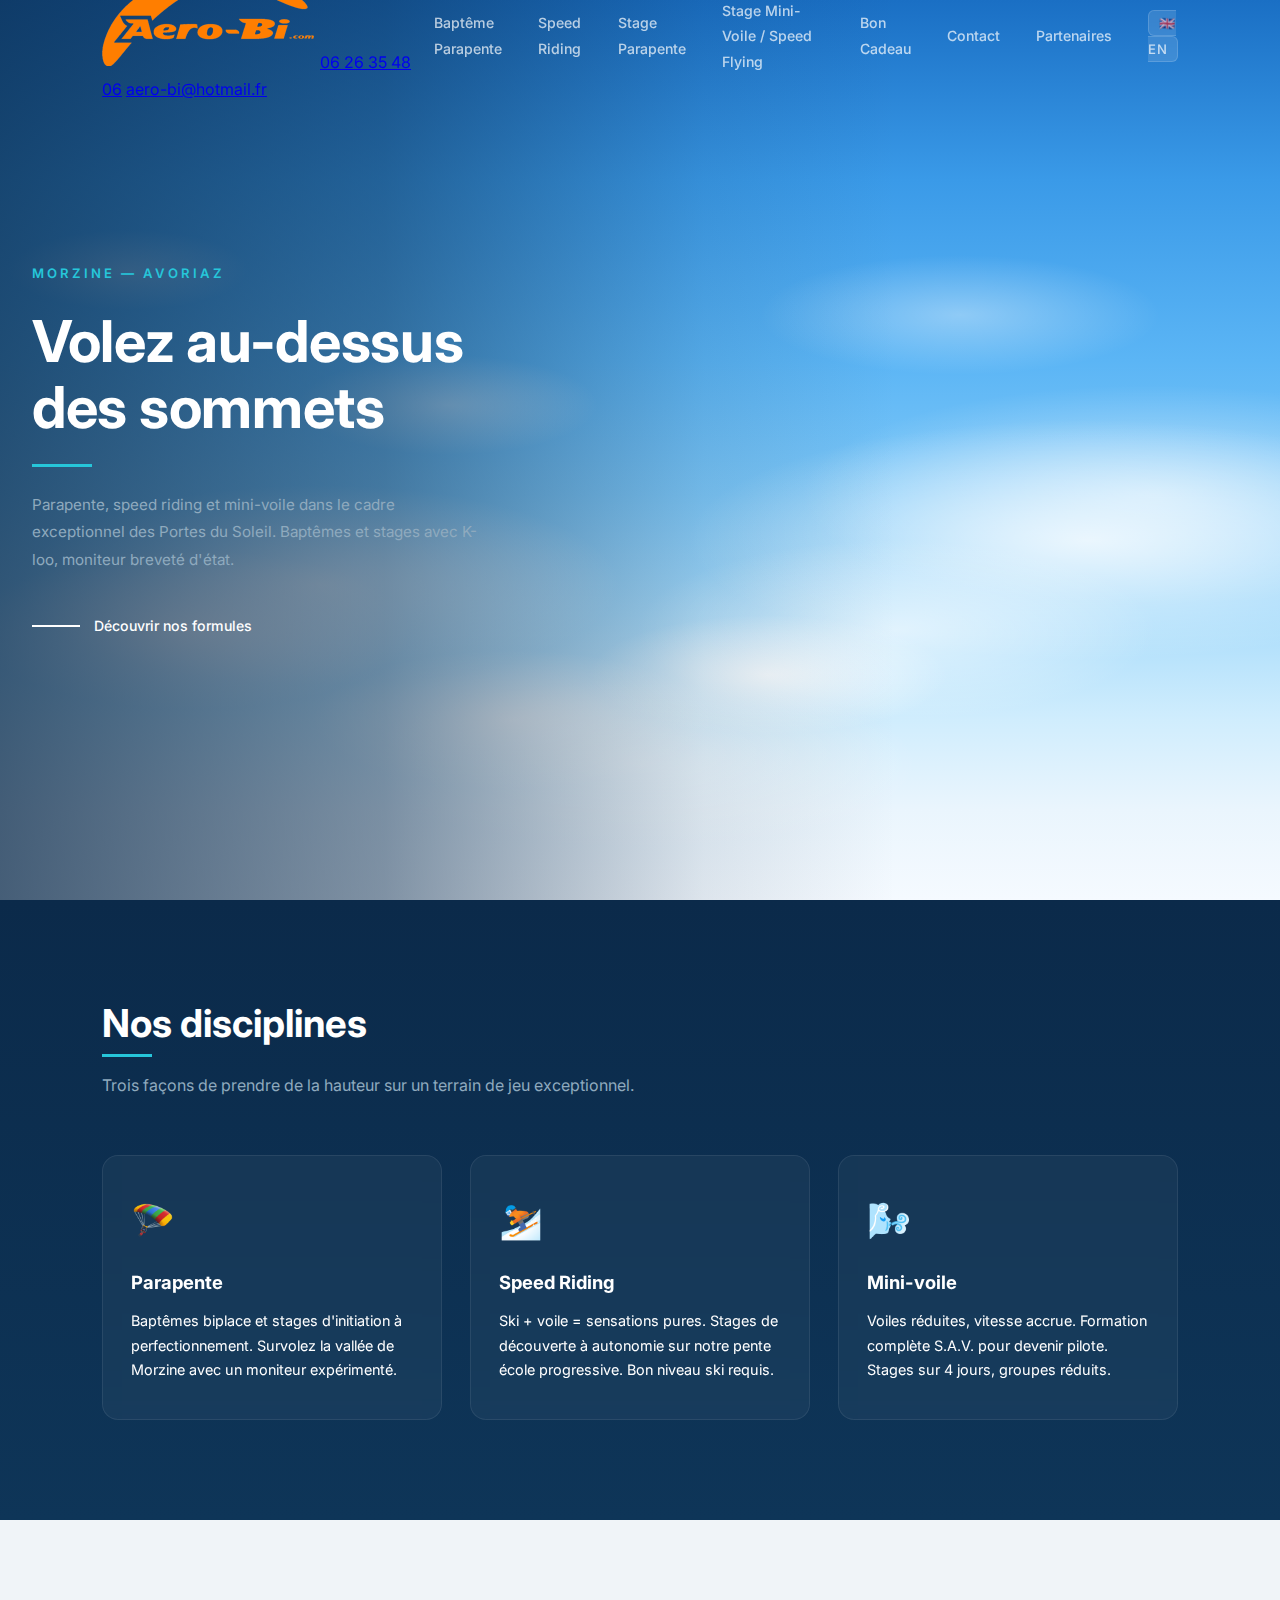
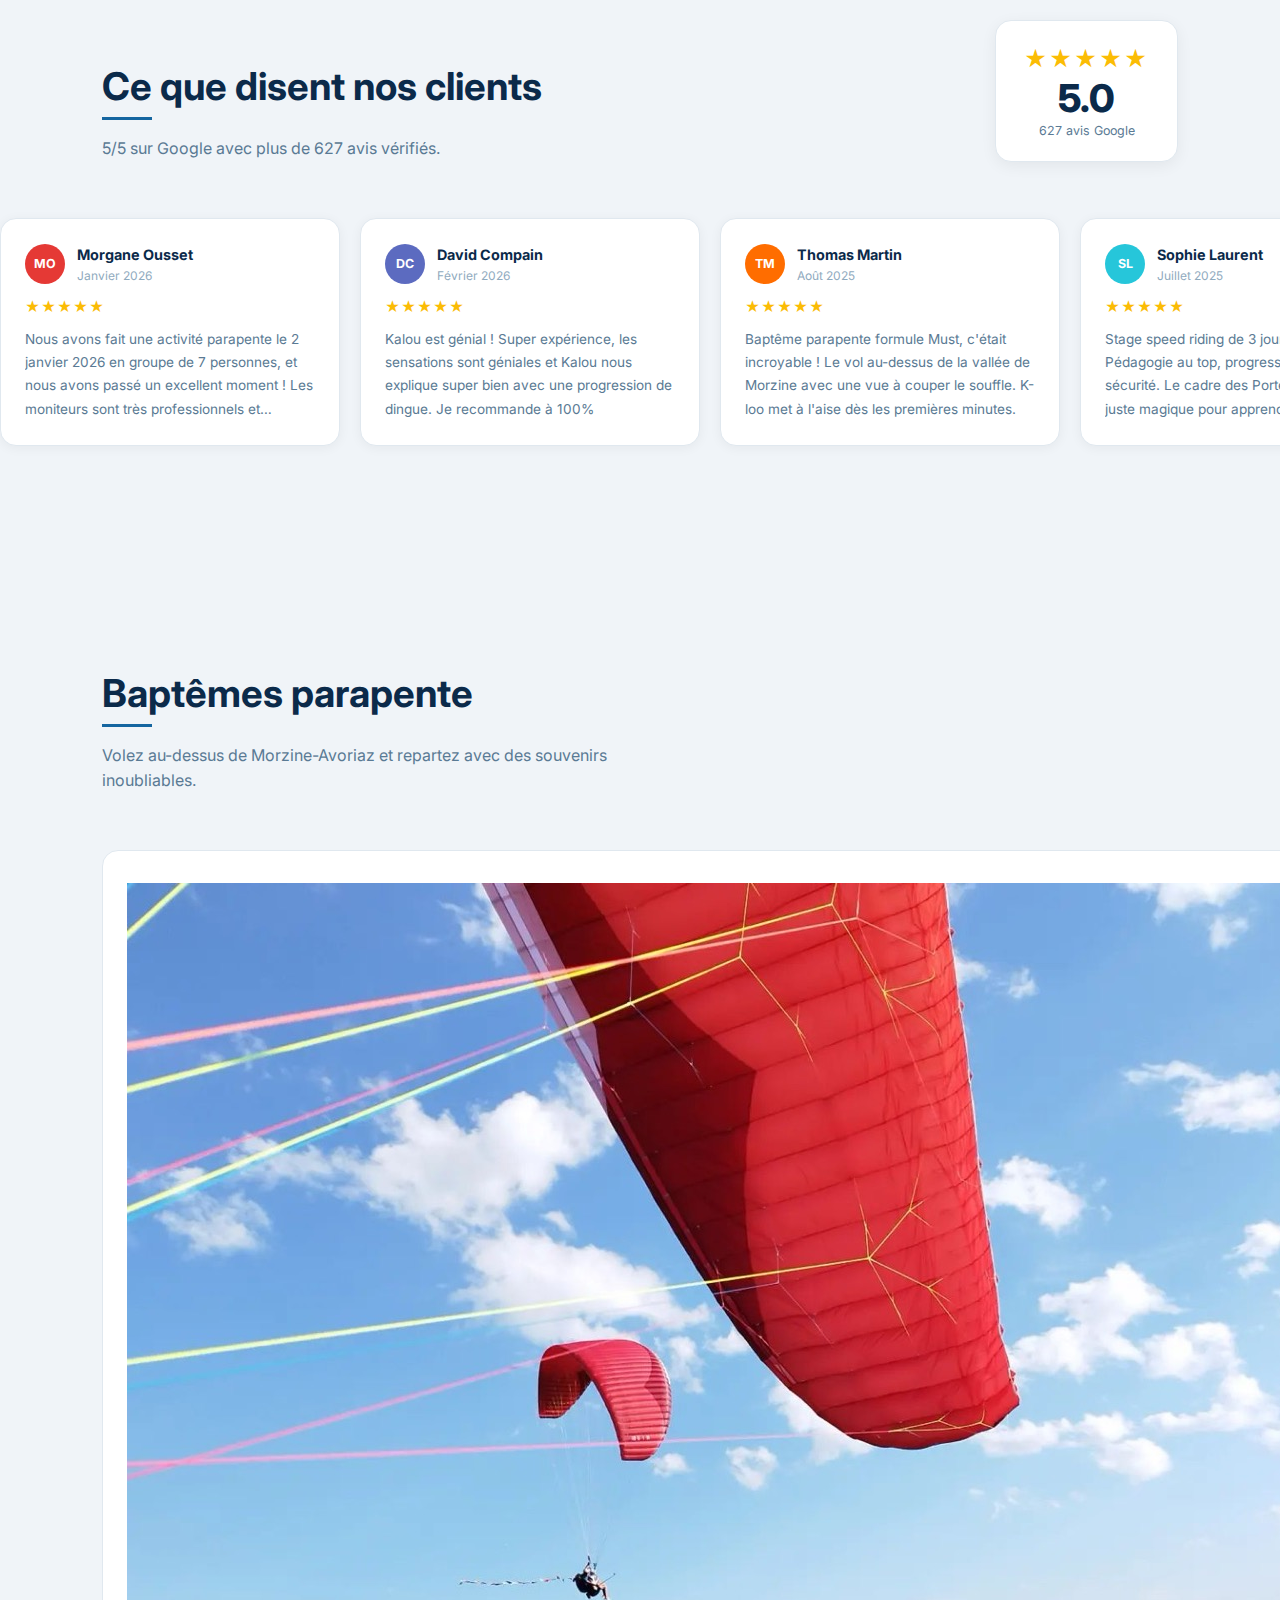
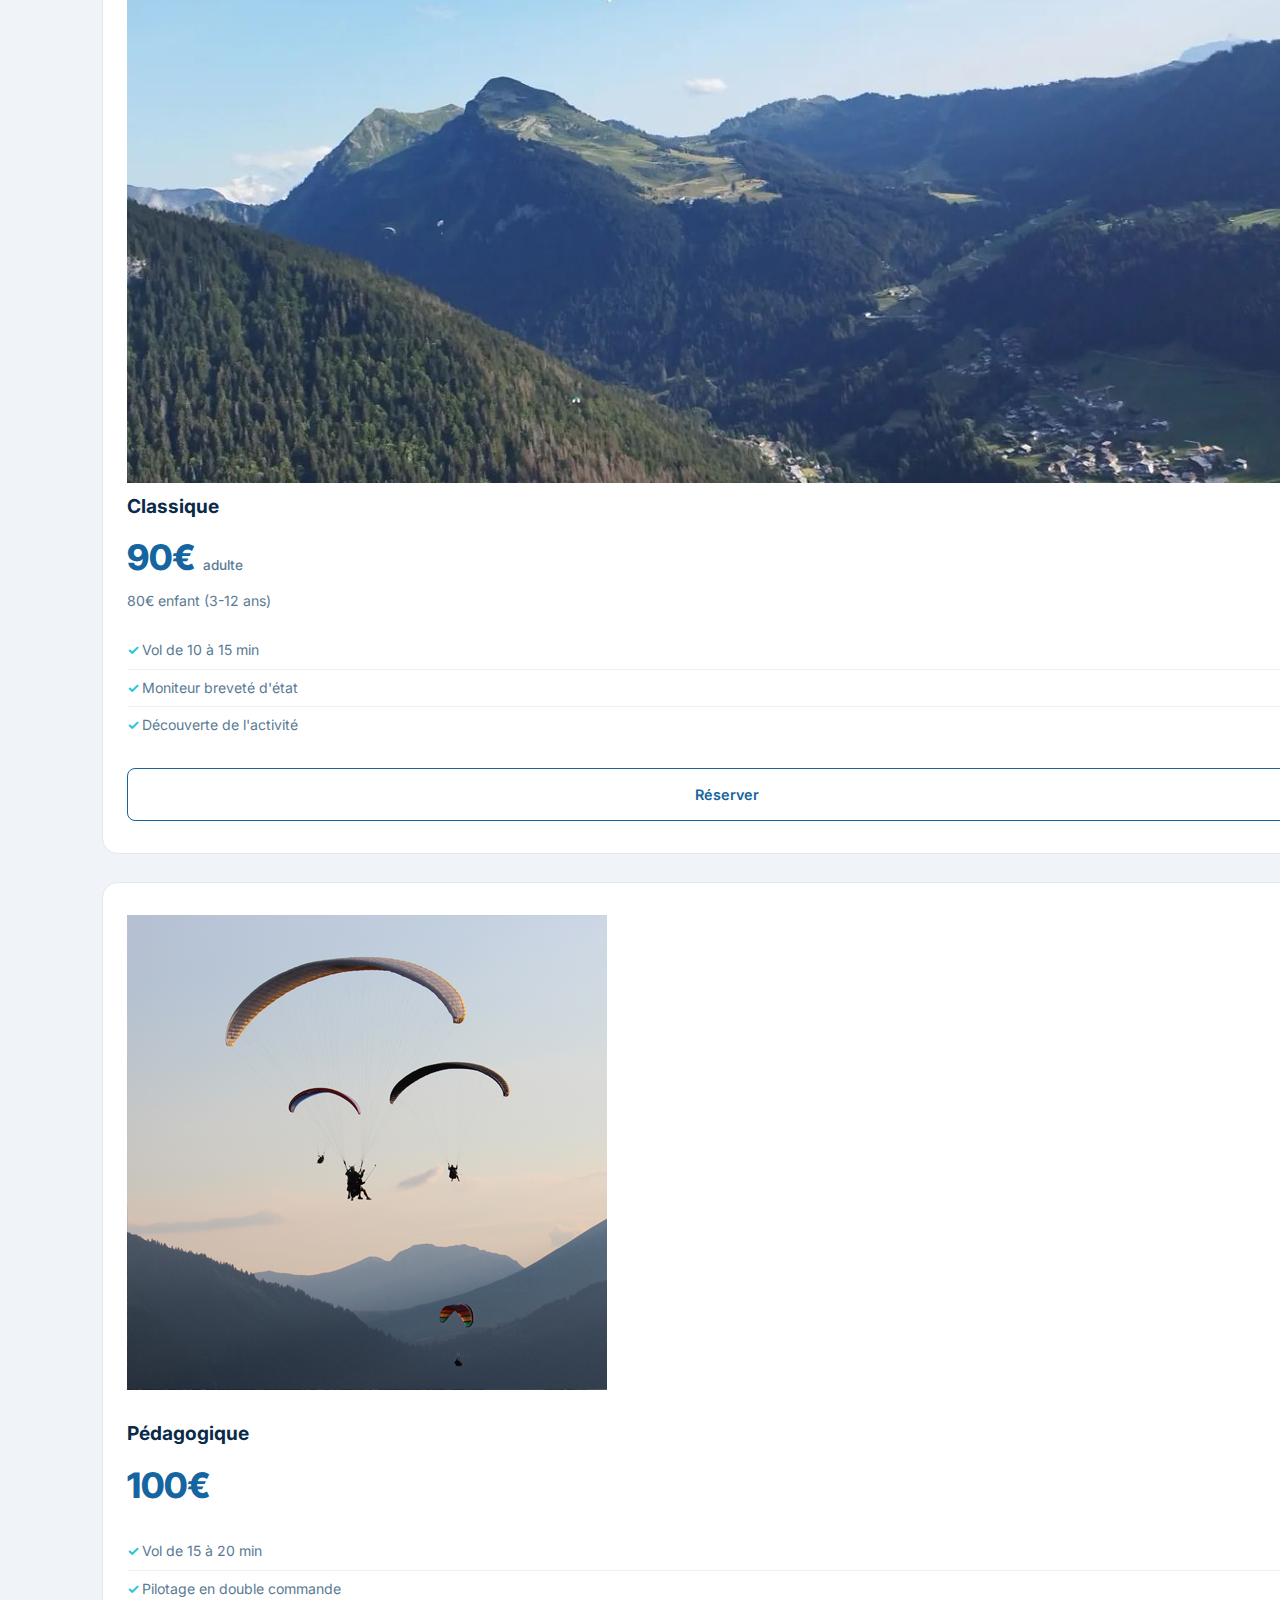
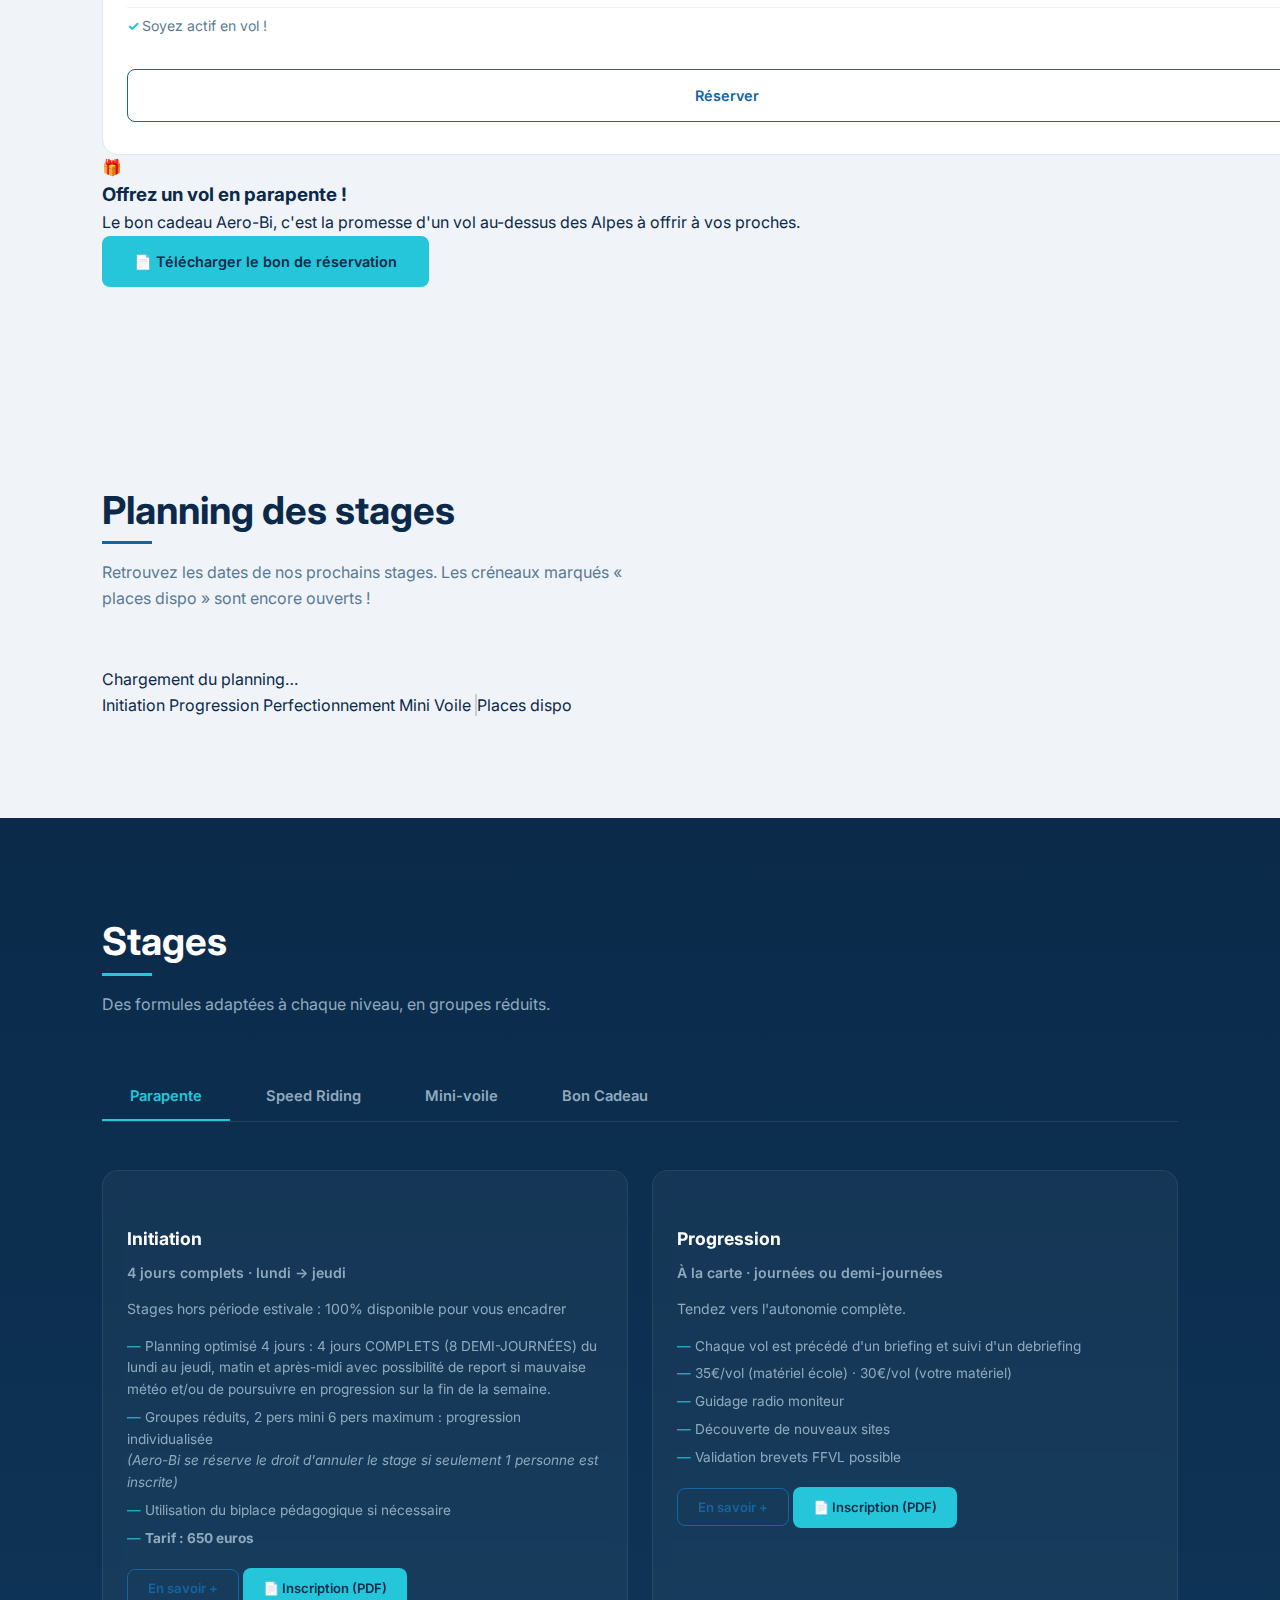
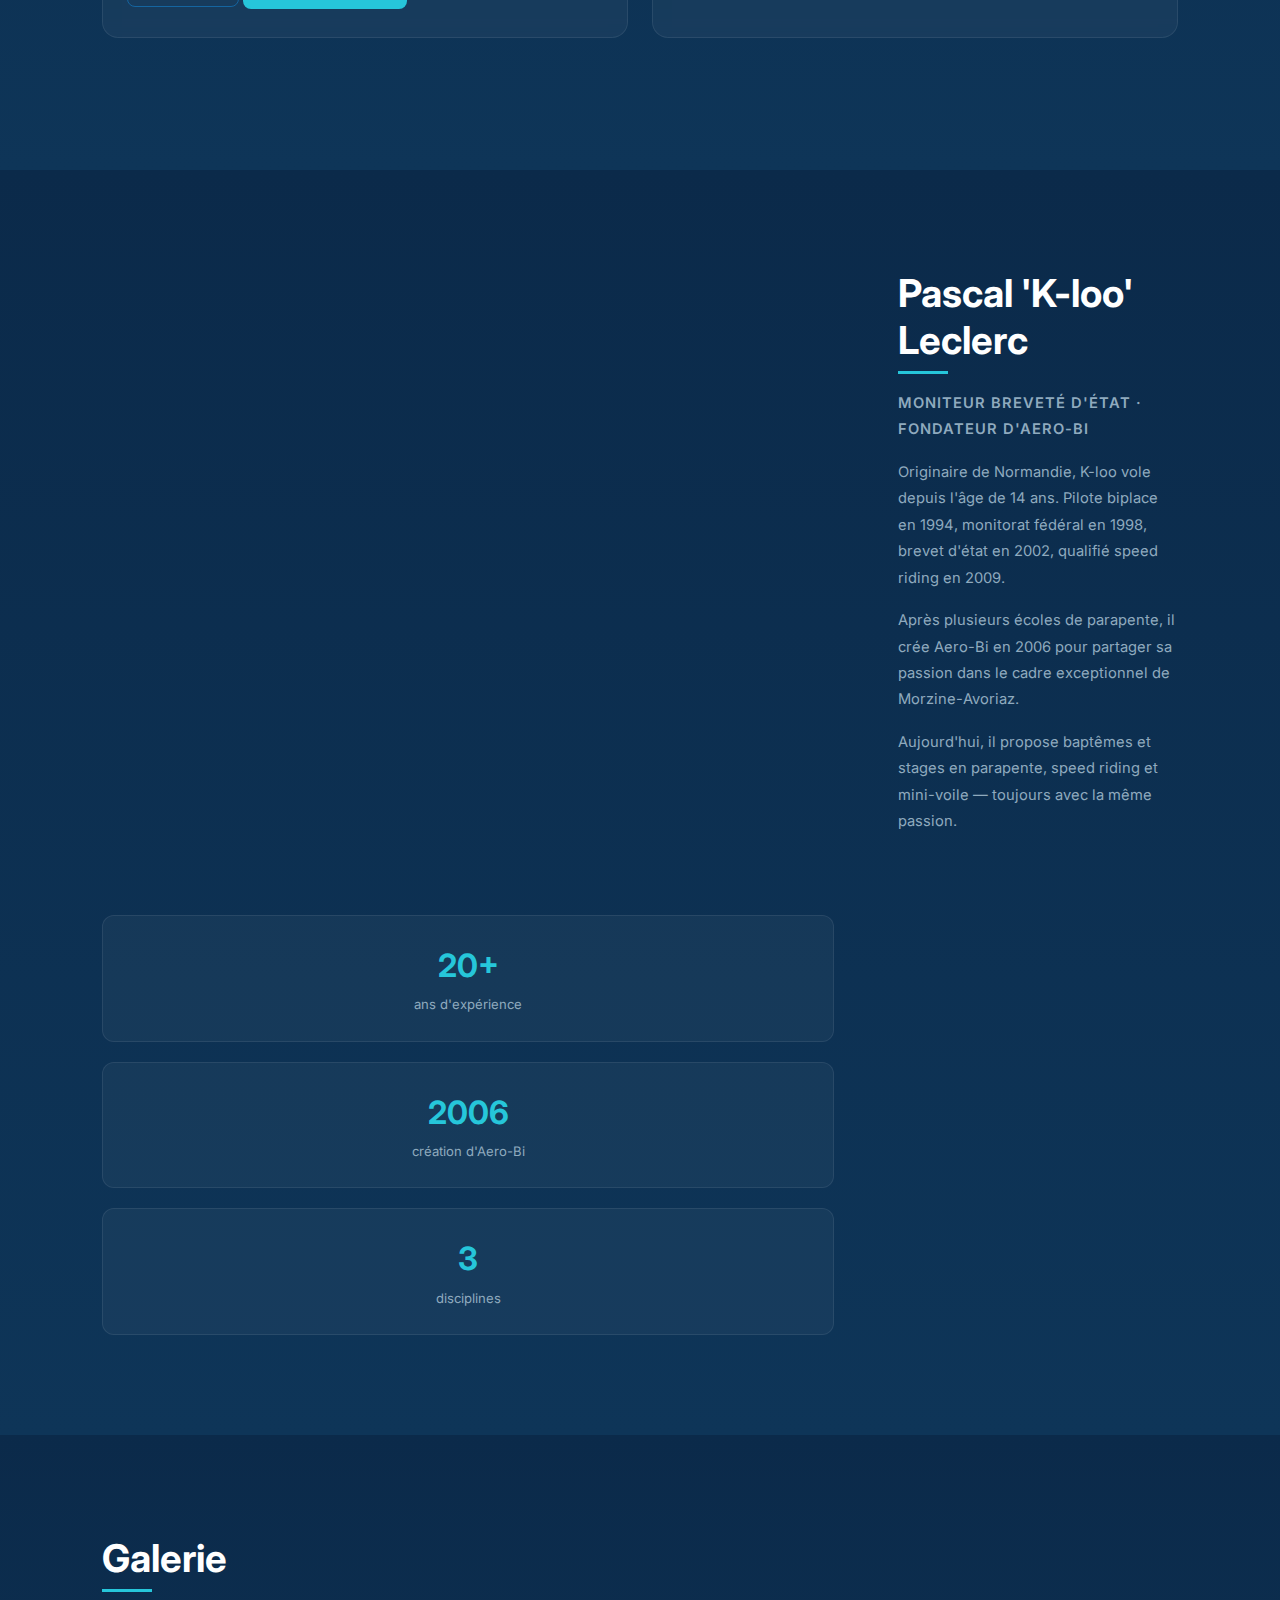
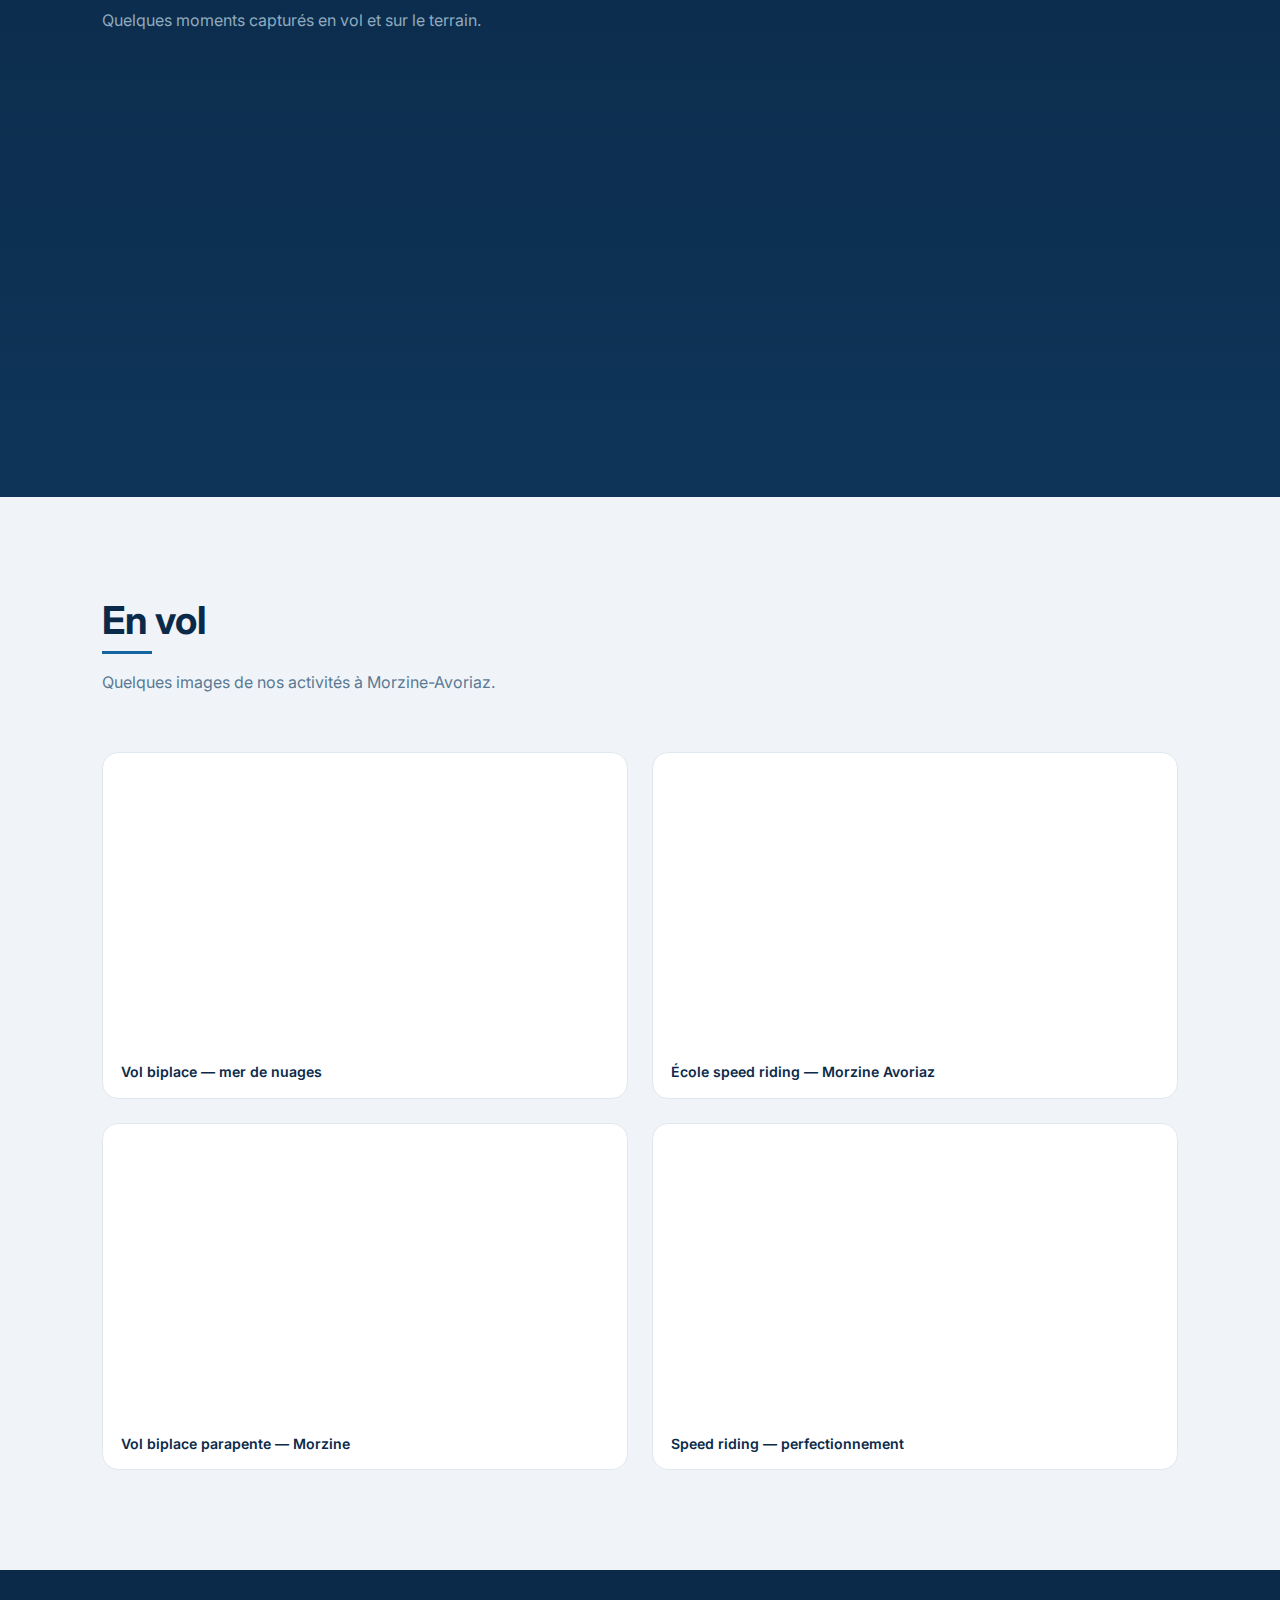
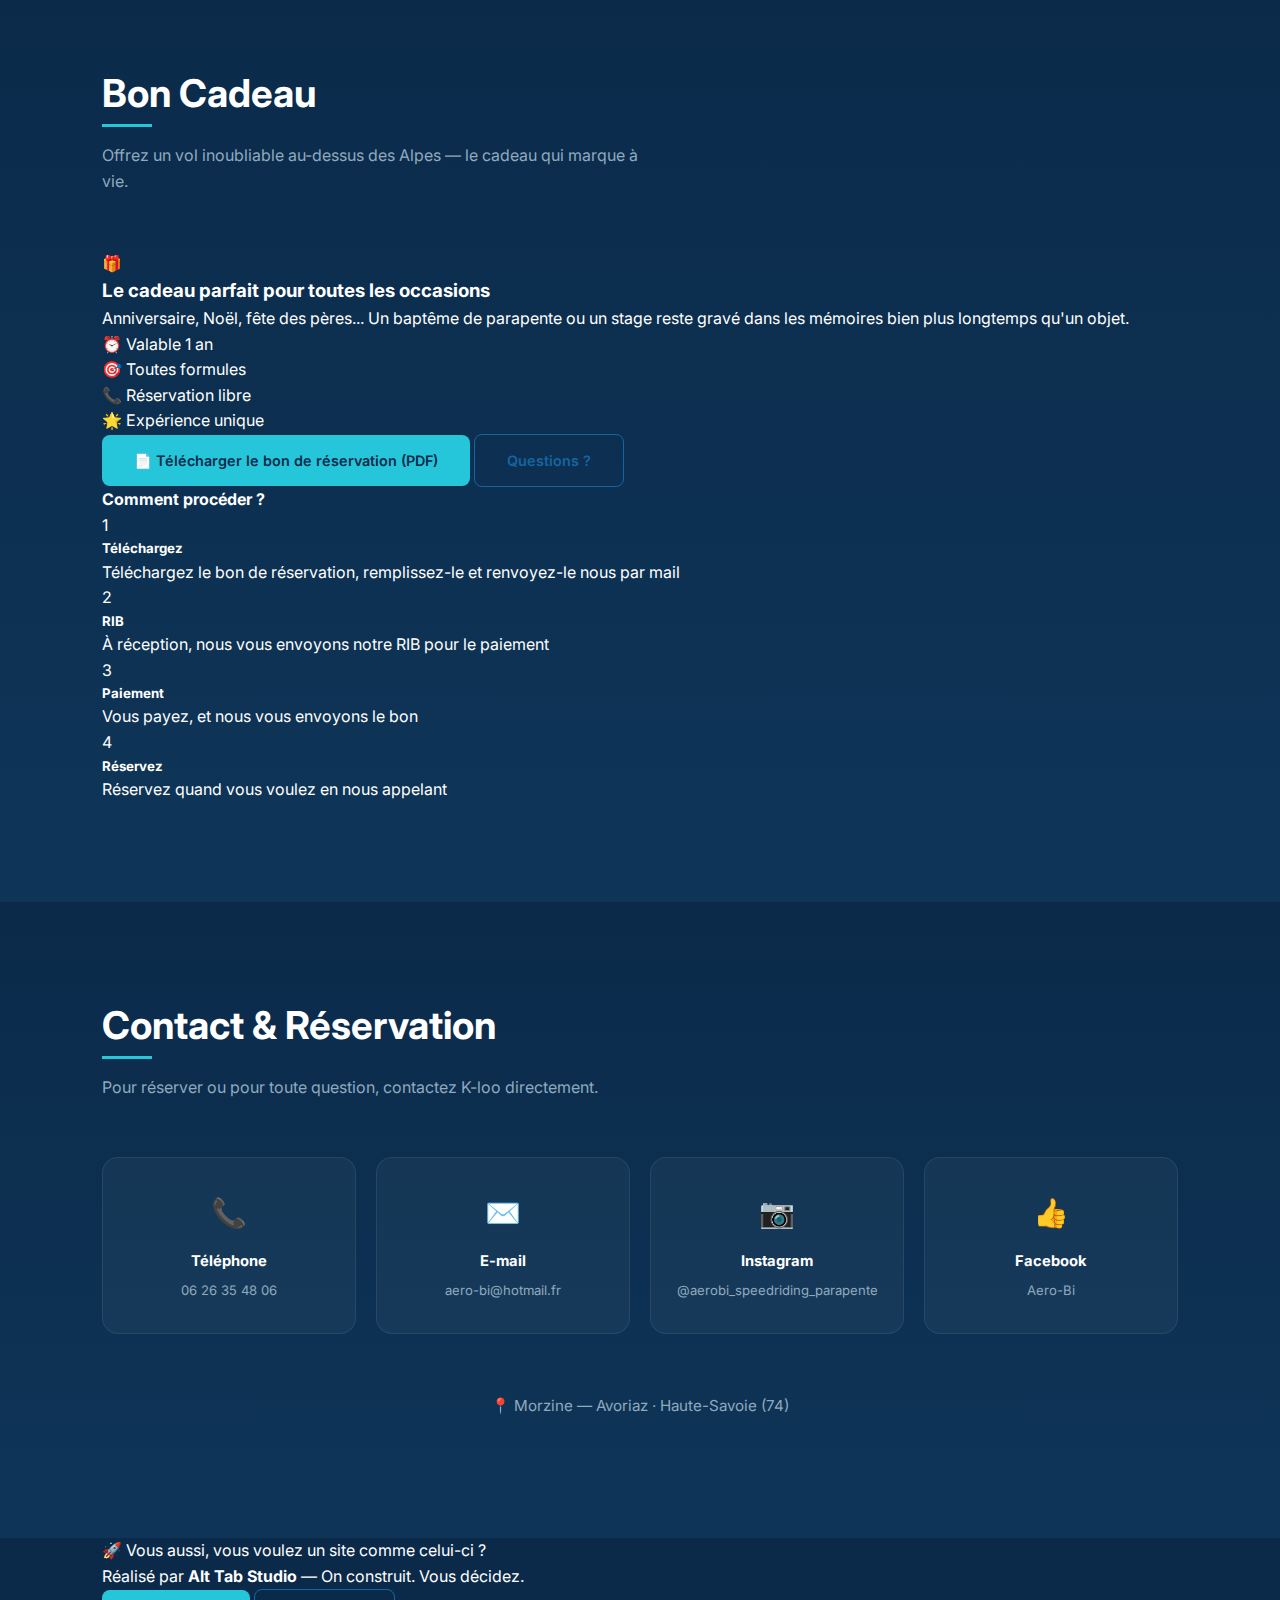
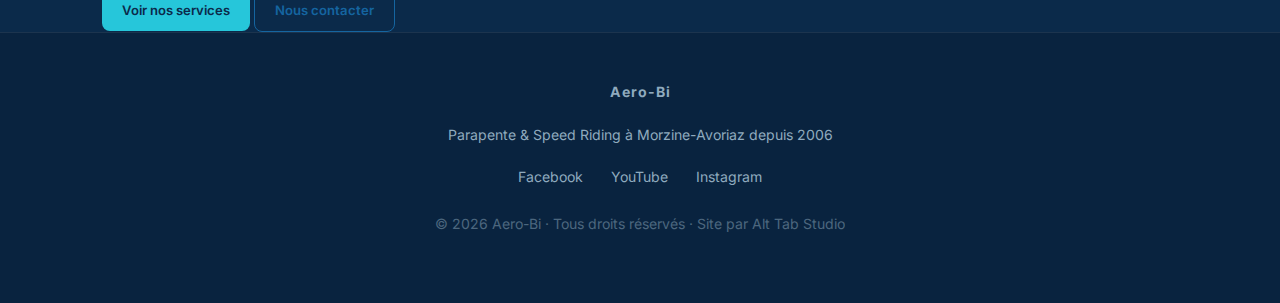
<file: index.html>
<!DOCTYPE html>
<html lang="fr">
<head>
  <meta charset="UTF-8">
  <meta name="viewport" content="width=device-width, initial-scale=1.0">
  <title>Aero-Bi — Parapente & Speed Riding à Morzine-Avoriaz</title>
  <meta name="description" content="École de parapente, speed riding et mini-voile à Morzine-Avoriaz. Baptêmes, stages initiation et perfectionnement avec K-loo depuis 2006.">
  <link rel="icon" href="data:image/svg+xml,<svg xmlns='http://www.w3.org/2000/svg' viewBox='0 0 100 100'><text y='.9em' font-size='90'>🪂</text></svg>">
  <link rel="stylesheet" href="style.css">
</head>
<body>

  <!-- NAV -->
  <nav class="nav" id="nav">
    <div class="nav-inner">
      <div class="nav-logo-block">
        <a href="#" class="nav-logo">
          <img src="images/logo.png" alt="Aero-Bi">
        </a>
        <a href="tel:0626354806" class="nav-contact-line">06 26 35 48 06</a>
        <a href="mailto:aero-bi@hotmail.fr" class="nav-contact-line">aero-bi@hotmail.fr</a>
      </div>
      <button class="nav-toggle" id="nav-toggle" aria-label="Menu">
        <span></span><span></span><span></span>
      </button>
      <ul class="nav-links" id="nav-links">
        <li><a href="#baptemes-parapente">Baptême Parapente</a></li>
        <li><a href="#speedriding">Speed Riding</a></li>
        <li><a href="#stage-parapente">Stage Parapente</a></li>
        <li><a href="#stage-minivoile">Stage Mini-voile / Speed Flying</a></li>
        <li><a href="#bon-cadeau">Bon Cadeau</a></li>
        <li><a href="#contact">Contact</a></li>
        <li><a href="partenaires.html">Partenaires</a></li>
        <li><a href="en.html" class="nav-lang">🇬🇧 EN</a></li>
      </ul>
    </div>
  </nav>

  <!-- HERO -->
  <header class="hero" id="hero">
    <div class="hero-bg"></div>
    <div class="hero-overlay"></div>
    <div class="hero-content">
      <p class="hero-tag">Morzine — Avoriaz</p>
      <h1>Volez au-dessus<br>des sommets</h1>
      <hr class="hero-divider">
      <p class="hero-sub">Parapente, speed riding et mini-voile dans le cadre exceptionnel des Portes du Soleil. Baptêmes et stages avec K-loo, moniteur breveté d'état.</p>
      <a href="#baptemes" class="hero-cta">Découvrir nos formules</a>
    </div>
    <div class="hero-scroll"><span>Scroll</span></div>
  </header>

  <!-- ACTIVITÉS -->
  <section class="section section-sky" id="activites">
    <div class="container">
      <h2 class="section-title">Nos disciplines</h2>
      <hr class="section-divider">
      <p class="section-sub">Trois façons de prendre de la hauteur sur un terrain de jeu exceptionnel.</p>
      <div class="grid-3">
        <div class="card">
          <div class="card-icon">🪂</div>
          <h3>Parapente</h3>
          <p>Baptêmes biplace et stages d'initiation à perfectionnement. Survolez la vallée de Morzine avec un moniteur expérimenté.</p>
        </div>
        <div class="card">
          <div class="card-icon">⛷️</div>
          <h3>Speed Riding</h3>
          <p>Ski + voile = sensations pures. Stages de découverte à autonomie sur notre pente école progressive. Bon niveau ski requis.</p>
        </div>
        <div class="card">
          <div class="card-icon">🌬️</div>
          <h3>Mini-voile</h3>
          <p>Voiles réduites, vitesse accrue. Formation complète S.A.V. pour devenir pilote. Stages sur 4 jours, groupes réduits.</p>
        </div>
      </div>
    </div>
  </section>

  <!-- AVIS GOOGLE -->
  <section class="section section-cloud" id="avis">
    <div class="container">
      <div class="reviews-header">
        <div>
          <h2 class="section-title">Ce que disent nos clients</h2>
          <hr class="section-divider">
          <p class="section-sub">5/5 sur Google avec plus de 627 avis vérifiés.</p>
        </div>
        <div class="reviews-badge">
          <div class="reviews-badge-stars">★★★★★</div>
          <div class="reviews-badge-score">5.0</div>
          <div class="reviews-badge-count">627 avis Google</div>
        </div>
      </div>
    </div>
    <div class="reviews-scroll-wrapper">
      <div class="reviews-scroll-track">
        <!-- Set 1 -->
        <div class="review-card">
          <div class="review-top">
            <div class="review-avatar" style="background:#E53935">MO</div>
            <div><div class="review-name">Morgane Ousset</div><div class="review-date">Janvier 2026</div></div>
          </div>
          <div class="review-stars">★★★★★</div>
          <p>Nous avons fait une activité parapente le 2 janvier 2026 en groupe de 7 personnes, et nous avons passé un excellent moment ! Les moniteurs sont très professionnels et rassurants.</p>
        </div>
        <div class="review-card">
          <div class="review-top">
            <div class="review-avatar" style="background:#5C6BC0">DC</div>
            <div><div class="review-name">David Compain</div><div class="review-date">Février 2026</div></div>
          </div>
          <div class="review-stars">★★★★★</div>
          <p>Kalou est génial ! Super expérience, les sensations sont géniales et Kalou nous explique super bien avec une progression de dingue. Je recommande à 100%</p>
        </div>
        <div class="review-card">
          <div class="review-top">
            <div class="review-avatar" style="background:#FF6D00">TM</div>
            <div><div class="review-name">Thomas Martin</div><div class="review-date">Août 2025</div></div>
          </div>
          <div class="review-stars">★★★★★</div>
          <p>Baptême parapente formule Must, c'était incroyable ! Le vol au-dessus de la vallée de Morzine avec une vue à couper le souffle. K-loo met à l'aise dès les premières minutes.</p>
        </div>
        <div class="review-card">
          <div class="review-top">
            <div class="review-avatar" style="background:#26C6DA">SL</div>
            <div><div class="review-name">Sophie Laurent</div><div class="review-date">Juillet 2025</div></div>
          </div>
          <div class="review-stars">★★★★★</div>
          <p>Stage speed riding de 3 jours avec K-loo. Pédagogie au top, progression rapide et en sécurité. Le cadre des Portes du Soleil est juste magique pour apprendre.</p>
        </div>
        <div class="review-card">
          <div class="review-top">
            <div class="review-avatar" style="background:#AB47BC">JR</div>
            <div><div class="review-name">Julien Rousseau</div><div class="review-date">Décembre 2025</div></div>
          </div>
          <div class="review-stars">★★★★★</div>
          <p>Terrible, très professionnel, une expérience incroyable. Équipe au top ! Pas un moment de peur, je me suis senti en totale sécurité du début à la fin.</p>
        </div>
        <div class="review-card">
          <div class="review-top">
            <div class="review-avatar" style="background:#43A047">CR</div>
            <div><div class="review-name">Claire Renaud</div><div class="review-date">Février 2026</div></div>
          </div>
          <div class="review-stars">★★★★★</div>
          <p>Super long vol au-dessus des vallées de Morzine avec un moniteur au top 👌 Très belle expérience à recommander aux adultes comme aux enfants 👍</p>
        </div>
        <div class="review-card">
          <div class="review-top">
            <div class="review-avatar" style="background:#FFB74D">PD</div>
            <div><div class="review-name">Pierre Duval</div><div class="review-date">Mars 2025</div></div>
          </div>
          <div class="review-stars">★★★★★</div>
          <p>Stage initiation parapente sur 4 jours. Progression incroyable, du gonflage au sol jusqu'au premier grand vol solo ! K-loo est un pédagogue exceptionnel.</p>
        </div>
        <div class="review-card">
          <div class="review-top">
            <div class="review-avatar" style="background:#42A5F5">EM</div>
            <div><div class="review-name">Emma Michaud</div><div class="review-date">Janvier 2026</div></div>
          </div>
          <div class="review-stars">★★★★★</div>
          <p>Baptême offert en cadeau de Noël, c'était le meilleur cadeau possible ! Vol performance de 25 min avec des vues incroyables sur les Alpes. Merci K-loo !</p>
        </div>
        <div class="review-card">
          <div class="review-top">
            <div class="review-avatar" style="background:#EF5350">NB</div>
            <div><div class="review-name">Nicolas Blanc</div><div class="review-date">Février 2025</div></div>
          </div>
          <div class="review-stars">★★★★★</div>
          <p>Speed riding au top ! K-loo est patient, pédagogue et passionné. Le spot entre Morzine et Avoriaz est parfait pour progresser. J'y retourne l'hiver prochain !</p>
        </div>
        <div class="review-card">
          <div class="review-top">
            <div class="review-avatar" style="background:#CE93D8">LG</div>
            <div><div class="review-name">Léa Garcia</div><div class="review-date">Septembre 2025</div></div>
          </div>
          <div class="review-stars">★★★★★</div>
          <p>Baptême en famille avec nos 2 enfants (8 et 11 ans). Ils ont adoré ! K-loo et son équipe sont aux petits soins, on se sent en confiance à chaque instant.</p>
        </div>
        <!-- Set 2 (duplicate for infinite scroll) -->
        <div class="review-card">
          <div class="review-top">
            <div class="review-avatar" style="background:#E53935">MO</div>
            <div><div class="review-name">Morgane Ousset</div><div class="review-date">Janvier 2026</div></div>
          </div>
          <div class="review-stars">★★★★★</div>
          <p>Nous avons fait une activité parapente le 2 janvier 2026 en groupe de 7 personnes, et nous avons passé un excellent moment ! Les moniteurs sont très professionnels et rassurants.</p>
        </div>
        <div class="review-card">
          <div class="review-top">
            <div class="review-avatar" style="background:#5C6BC0">DC</div>
            <div><div class="review-name">David Compain</div><div class="review-date">Février 2026</div></div>
          </div>
          <div class="review-stars">★★★★★</div>
          <p>Kalou est génial ! Super expérience, les sensations sont géniales et Kalou nous explique super bien avec une progression de dingue. Je recommande à 100%</p>
        </div>
        <div class="review-card">
          <div class="review-top">
            <div class="review-avatar" style="background:#FF6D00">TM</div>
            <div><div class="review-name">Thomas Martin</div><div class="review-date">Août 2025</div></div>
          </div>
          <div class="review-stars">★★★★★</div>
          <p>Baptême parapente formule Must, c'était incroyable ! Le vol au-dessus de la vallée de Morzine avec une vue à couper le souffle. K-loo met à l'aise dès les premières minutes.</p>
        </div>
        <div class="review-card">
          <div class="review-top">
            <div class="review-avatar" style="background:#26C6DA">SL</div>
            <div><div class="review-name">Sophie Laurent</div><div class="review-date">Juillet 2025</div></div>
          </div>
          <div class="review-stars">★★★★★</div>
          <p>Stage speed riding de 3 jours avec K-loo. Pédagogie au top, progression rapide et en sécurité. Le cadre des Portes du Soleil est juste magique pour apprendre.</p>
        </div>
        <div class="review-card">
          <div class="review-top">
            <div class="review-avatar" style="background:#AB47BC">JR</div>
            <div><div class="review-name">Julien Rousseau</div><div class="review-date">Décembre 2025</div></div>
          </div>
          <div class="review-stars">★★★★★</div>
          <p>Terrible, très professionnel, une expérience incroyable. Équipe au top ! Pas un moment de peur, je me suis senti en totale sécurité du début à la fin.</p>
        </div>
        <div class="review-card">
          <div class="review-top">
            <div class="review-avatar" style="background:#43A047">CR</div>
            <div><div class="review-name">Claire Renaud</div><div class="review-date">Février 2026</div></div>
          </div>
          <div class="review-stars">★★★★★</div>
          <p>Super long vol au-dessus des vallées de Morzine avec un moniteur au top 👌 Très belle expérience à recommander aux adultes comme aux enfants 👍</p>
        </div>
        <div class="review-card">
          <div class="review-top">
            <div class="review-avatar" style="background:#FFB74D">PD</div>
            <div><div class="review-name">Pierre Duval</div><div class="review-date">Mars 2025</div></div>
          </div>
          <div class="review-stars">★★★★★</div>
          <p>Stage initiation parapente sur 4 jours. Progression incroyable, du gonflage au sol jusqu'au premier grand vol solo ! K-loo est un pédagogue exceptionnel.</p>
        </div>
        <div class="review-card">
          <div class="review-top">
            <div class="review-avatar" style="background:#42A5F5">EM</div>
            <div><div class="review-name">Emma Michaud</div><div class="review-date">Janvier 2026</div></div>
          </div>
          <div class="review-stars">★★★★★</div>
          <p>Baptême offert en cadeau de Noël, c'était le meilleur cadeau possible ! Vol performance de 25 min avec des vues incroyables sur les Alpes. Merci K-loo !</p>
        </div>
        <div class="review-card">
          <div class="review-top">
            <div class="review-avatar" style="background:#EF5350">NB</div>
            <div><div class="review-name">Nicolas Blanc</div><div class="review-date">Février 2025</div></div>
          </div>
          <div class="review-stars">★★★★★</div>
          <p>Speed riding au top ! K-loo est patient, pédagogue et passionné. Le spot entre Morzine et Avoriaz est parfait pour progresser. J'y retourne l'hiver prochain !</p>
        </div>
        <div class="review-card">
          <div class="review-top">
            <div class="review-avatar" style="background:#CE93D8">LG</div>
            <div><div class="review-name">Léa Garcia</div><div class="review-date">Septembre 2025</div></div>
          </div>
          <div class="review-stars">★★★★★</div>
          <p>Baptême en famille avec nos 2 enfants (8 et 11 ans). Ils ont adoré ! K-loo et son équipe sont aux petits soins, on se sent en confiance à chaque instant.</p>
        </div>
      </div>
    </div>
  </section>

  <!-- BAPTÊMES PARAPENTE -->
  <section class="section section-cloud" id="baptemes-parapente">
    <div class="container">
      <h2 class="section-title">Baptêmes parapente</h2>
      <hr class="section-divider">
      <p class="section-sub">Volez au-dessus de Morzine-Avoriaz et repartez avec des souvenirs inoubliables.</p>
      <div class="grid-3">
        <div class="price-card">
          <div class="price-card-img"><img src="images/formule-classique.jpg" alt="Baptême classique" loading="lazy"></div>
          <div class="price-header">
            <h3>Classique</h3>
            <div class="price">90€ <span>adulte</span></div>
            <div class="price-alt">80€ enfant (3-12 ans)</div>
          </div>
          <ul>
            <li>Vol de 10 à 15 min</li>
            <li>Moniteur breveté d'état</li>
            <li>Découverte de l'activité</li>
          </ul>
          <a href="#contact" class="btn btn-outline-dark btn-full">Réserver</a>
        </div>
        <div class="price-card">
          <div class="price-card-img"><img src="images/formule-performance.jpg" alt="Baptême performance" loading="lazy"></div>
          <div class="price-header">
            <h3>Performance</h3>
            <div class="price">100€</div>
          </div>
          <ul>
            <li>Vol de 20 à 30 min</li>
            <li>Utilisation des ascendances</li>
            <li>Pour ceux qui en veulent plus</li>
            <li>Généralement de 11h à 17h</li>
          </ul>
          <a href="#contact" class="btn btn-outline-dark btn-full">Réserver</a>
        </div>
        <div class="price-card">
          <div class="price-card-img"><img src="images/formule-sport.jpg" alt="Baptême sport" loading="lazy"></div>
          <div class="price-header">
            <h3>Sport</h3>
            <div class="price">100€</div>
          </div>
          <ul>
            <li>Vol de 15 à 20 min</li>
            <li>Wings over, 360 engagés…</li>
            <li>Sensations fortes garanties</li>
            <li>Généralement de 11h à 17h</li>
          </ul>
          <a href="#contact" class="btn btn-outline-dark btn-full">Réserver</a>
        </div>
        <div class="price-card">
          <div class="price-card-img"><img src="images/formule-pedagogique.jpg" alt="Baptême pédagogique" loading="lazy"></div>
          <div class="price-header">
            <h3>Pédagogique</h3>
            <div class="price">100€</div>
          </div>
          <ul>
            <li>Vol de 15 à 20 min</li>
            <li>Pilotage en double commande</li>
            <li>Soyez actif en vol !</li>
          </ul>
          <a href="#contact" class="btn btn-outline-dark btn-full">Réserver</a>
        </div>
        <div class="price-card featured">
          <div class="price-card-img"><img src="images/formule-must.jpg" alt="Baptême Must" loading="lazy"></div>
          <div class="price-badge">Populaire</div>
          <div class="price-header">
            <h3>Must</h3>
            <div class="price">110€</div>
          </div>
          <ul>
            <li>Vol de 20 à 30 min</li>
            <li>Mix de 2 options au choix</li>
            <li>Performance + Sport ou Péda</li>
          </ul>
          <a href="#contact" class="btn btn-outline-dark btn-full">Réserver</a>
        </div>
        <div class="price-card">
          <div class="price-card-img"><img src="images/formule-totale.jpg" alt="Baptême La Totale" loading="lazy"></div>
          <div class="price-header">
            <h3>La Totale</h3>
            <div class="price">120€</div>
          </div>
          <ul>
            <li>Vol de 20 à 30 min</li>
            <li>Les 3 formules en 1 vol</li>
            <li>L'expérience complète</li>
          </ul>
          <a href="#contact" class="btn btn-outline-dark btn-full">Réserver</a>
        </div>
      </div>

      <!-- Bon Cadeau CTA -->
      <div class="bon-cadeau-cta-banner">
        <span class="bon-cadeau-cta-icon">🎁</span>
        <div>
          <h3>Offrez un vol en parapente !</h3>
          <p>Le bon cadeau Aero-Bi, c'est la promesse d'un vol au-dessus des Alpes à offrir à vos proches.</p>
        </div>
        <a href="pdfs/bon-cadeau.pdf" target="_blank" rel="noopener" class="btn btn-primary">📄 Télécharger le bon de réservation</a>
      </div>
    </div>
  </section>



  <!-- PLANNING -->
  <section class="section section-cloud" id="planning">
    <div class="container">
      <h2 class="section-title">Planning des stages</h2>
      <hr class="section-divider">
      <p class="section-sub">Retrouvez les dates de nos prochains stages. Les créneaux marqués « places dispo » sont encore ouverts !</p>
      <div id="planning-container">
        <p class="planning-loading">Chargement du planning…</p>
      </div>
      <div class="planning-legend">
        <span class="legend-item"><span class="legend-color" style="background:#FFC107"></span> Initiation</span>
        <span class="legend-item"><span class="legend-color" style="background:#4CAF50"></span> Progression</span>
        <span class="legend-item"><span class="legend-color" style="background:#2196F3"></span> Perfectionnement</span>
        <span class="legend-item"><span class="legend-color" style="background:#FF6D00"></span> Mini Voile</span>
        <span class="legend-item"><span class="legend-color" style="background:#E8F5E9; border:1px solid #ccc"></span> Places dispo</span>
      </div>
    </div>
  </section>


  <!-- STAGES -->
  <section class="section section-sky" id="stages">
    <div class="container">
      <h2 class="section-title">Stages</h2>
      <hr class="section-divider">
      <p class="section-sub">Des formules adaptées à chaque niveau, en groupes réduits.</p>

      <div class="tabs">
        <button class="tab active" data-tab="parapente">Parapente</button>
        <button class="tab" data-tab="speedriding">Speed Riding</button>
        <button class="tab" data-tab="minivoile">Mini-voile</button>
        <button class="tab" data-tab="bon-cadeau">Bon Cadeau</button>
      </div>

      <!-- Parapente -->
      <span id="stage-parapente"></span>
      <div class="tab-content active" id="tab-parapente">
        <div class="stage-grid">
          <div class="stage-card">
            <div class="stage-card-img"><img src="images/stage-initiation-new.jpg" alt="Stage initiation" loading="lazy"></div>
            <h3>Initiation</h3>
            <p class="stage-duration">4 jours complets · lundi → jeudi</p>
            <p>Stages hors période estivale : 100% disponible pour vous encadrer</p>
            <ul class="stage-summary-list">
              <li>Planning optimisé 4 jours : 4 jours COMPLETS (8 DEMI-JOURNÉES) du lundi au jeudi, matin et après-midi avec possibilité de report si mauvaise météo et/ou de poursuivre en progression sur la fin de la semaine.</li>
              <li>Groupes réduits, 2 pers mini 6 pers maximum : progression individualisée<br><em>(Aero-Bi se réserve le droit d'annuler le stage si seulement 1 personne est inscrite)</em></li>
              <li>Utilisation du biplace pédagogique si nécessaire</li>
              <li><strong>Tarif : 650 euros</strong></li>
            </ul>
            <div class="stage-details" id="details-parapente-initiation" style="display: none;">
              <h4>Au programme :</h4>
              <p>La durée du stage est de 4 jours COMPLETS : du lundi au jeudi avec possibilité de report si mauvaise météo et/ou de poursuivre en progression sur la fin de semaine. Durant lesquels vous ferez de la pratique sur le terrain et de la théorie élémentaire de base.</p>
              <p>Généralement 2 jours de pente école entrecoupés de sessions gonflage et biplace pédagogique si nécessaire avant d'accéder au grand vol.</p>
              <p>Vous découvrirez progressivement la technique et les connaissances nécessaires pour voler en parapente en sécurité.</p>
              <p><strong>L'objectif de ce stage est de vous amener à votre premier grand vol seul sous votre voile.</strong></p>
              <h4>Ce qui est inclus :</h4>
              <ul>
                <li>Le prêt de tout le matériel</li>
                <li>L'encadrement par 2 moniteurs</li>
                <li>Les trajets en navette</li>
              </ul>
              <h4>Ce qu'il faut prévoir en + :</h4>
              <ul>
                <li>Les repas du midi (les repas peuvent être pris en commun, mais vous pourrez aussi apporter votre pique-nique)</li>
                <li>L'assurance-licence FFVL</li>
                <li>L'hébergement</li>
              </ul>
            </div>
            <div class="stage-buttons">
              <button class="btn btn-outline-dark btn-sm stage-toggle" data-target="details-parapente-initiation">En savoir +</button>
              <a href="pdfs/inscription-stage.pdf" target="_blank" rel="noopener" class="btn btn-primary btn-sm">📄 Inscription (PDF)</a>
            </div>
          </div>
          <div class="stage-card">
            <div class="stage-card-img"><img src="images/stage-progression-new.jpg" alt="Stage progression" loading="lazy"></div>
            <h3>Progression</h3>
            <p class="stage-duration">À la carte · journées ou demi-journées</p>
            <p>Tendez vers l'autonomie complète.</p>
            <ul class="stage-summary-list">
              <li>Chaque vol est précédé d'un briefing et suivi d'un debriefing</li>
              <li>35€/vol (matériel école) · 30€/vol (votre matériel)</li>
              <li>Guidage radio moniteur</li>
              <li>Découverte de nouveaux sites</li>
              <li>Validation brevets FFVL possible</li>
            </ul>
            <div class="stage-details" id="details-parapente-progression" style="display: none;">
              <p>Venez nous rejoindre sur des journées ou simplement des demi-journées PROGRESSION, pour vous former chacun à votre rythme. Objectif : atteindre le niveau d'autonomie complète, sur site école connu, et en conditions calmes. Intégration de ce type de stage dès lors que vous êtes sortis d'un stage initiation, et ce quel que soit le nombre de grands vols que vous ayez pu réaliser.</p>
              <h4>Ce que nous vous proposons :</h4>
              <ul>
                <li>Enrichir vos connaissances théoriques</li>
                <li>Améliorer votre pilotage au sol et surtout votre placement</li>
                <li>Vous laisser pratiquer au max selon vos besoins — jusqu'où ? Jusqu'à ce que vous vous sentiez à l'aise sans nous.</li>
                <li>Découverte de nouveaux sites assurés, toujours en vols encadrés</li>
                <li>Adaptation personnelle, exercices individualisés</li>
              </ul>
              <p>Chaque nouveau grand vol sera précédé d'un apport théorique de type briefing « pourquoi / quand / comment », puis d'un guidage radio moniteur (si besoin), puis d'un debriefing bien sûr.</p>
              <p>Possibilité au fur et à mesure de vous proposer de valider les brevets, théorique et pratique, du « brevet initial » et du « brevet de pilote ».</p>
            </div>
            <div class="stage-buttons">
              <button class="btn btn-outline-dark btn-sm stage-toggle" data-target="details-parapente-progression">En savoir +</button>
              <a href="pdfs/inscription-stage.pdf" target="_blank" rel="noopener" class="btn btn-primary btn-sm">📄 Inscription (PDF)</a>
            </div>
          </div>
        </div>

      </div>

      <!-- Speed Riding -->
      <span id="speedriding"></span>
      <div class="tab-content" id="tab-speedriding">
        <div class="stage-grid">
          <div class="stage-card">
            <div class="stage-card-img"><img src="images/speed-decouverte.png" alt="Découverte" loading="lazy"></div>
            <h3>Découverte</h3>
            <p class="stage-price-tag">115€ · 1 demi-journée</p>
            <p>Premiers virages skiés avec voile, découverte de la portance, premiers jumps sur notre run école.</p>
            <div class="stage-buttons">
              <a href="#contact" class="btn btn-outline-dark btn-sm">Réserver</a>
              <a href="pdfs/inscription-speedriding.pdf" target="_blank" rel="noopener" class="btn btn-primary btn-sm">📄 Inscription (PDF)</a>
            </div>
          </div>
          <div class="stage-card">
            <div class="stage-card-img"><img src="images/speed-initiation2.png" alt="Initiation 2 séances" loading="lazy"></div>
            <h3>Initiation 2 séances</h3>
            <p class="stage-price-tag">210€ · 2 demi-journées</p>
            <p>Approfondissement des phases skiées, petits jumps et vols en liaison radio.</p>
            <div class="stage-buttons">
              <a href="#contact" class="btn btn-outline-dark btn-sm">Réserver</a>
              <a href="pdfs/inscription-speedriding.pdf" target="_blank" rel="noopener" class="btn btn-primary btn-sm">📄 Inscription (PDF)</a>
            </div>
          </div>
          <div class="stage-card">
            <div class="stage-card-img"><img src="images/speed-perf.png" alt="Initiation 3 séances" loading="lazy"></div>
            <h3>Initiation 3 séances</h3>
            <p class="stage-price-tag">290€ · 3 demi-journées</p>
            <p>Autonomie sur le run, mix ski/vol avec virages et approche du touch'n'go.</p>
            <div class="stage-buttons">
              <a href="#contact" class="btn btn-outline-dark btn-sm">Réserver</a>
              <a href="pdfs/inscription-speedriding.pdf" target="_blank" rel="noopener" class="btn btn-primary btn-sm">📄 Inscription (PDF)</a>
            </div>
          </div>
          <div class="stage-card">
            <div class="stage-card-img"><img src="images/speed-journee.png" alt="Initiation 4 séances" loading="lazy"></div>
            <h3>Initiation 4 séances</h3>
            <p class="stage-price-tag">360€ · 4 demi-journées</p>
            <p>Montée progressive, phases de vol plus longues, virages et flair dans la pente.</p>
            <div class="stage-buttons">
              <a href="#contact" class="btn btn-outline-dark btn-sm">Réserver</a>
              <a href="pdfs/inscription-speedriding.pdf" target="_blank" rel="noopener" class="btn btn-primary btn-sm">📄 Inscription (PDF)</a>
            </div>
          </div>
          <div class="stage-card">
            <div class="stage-card-img"><img src="images/speed-5demi.png" alt="Initiation 5 séances" loading="lazy"></div>
            <h3>Initiation 5 séances</h3>
            <p class="stage-price-tag">420€ · 5 demi-journées</p>
            <p>Consolidation vers l'autonomie, découverte du grand run.</p>
            <div class="stage-buttons">
              <a href="#contact" class="btn btn-outline-dark btn-sm">Réserver</a>
              <a href="pdfs/inscription-speedriding.pdf" target="_blank" rel="noopener" class="btn btn-primary btn-sm">📄 Inscription (PDF)</a>
            </div>
          </div>
          <div class="stage-card">
            <div class="stage-card-img"><img src="images/speed-individuel.png" alt="Cours particulier" loading="lazy"></div>
            <h3>Cours particulier</h3>
            <p class="stage-price-tag">240€ · 1 demi-journée (3h)</p>
            <p>Formation individuelle à votre rythme.</p>
            <div class="stage-buttons">
              <a href="#contact" class="btn btn-outline-dark btn-sm">Réserver</a>
              <a href="pdfs/inscription-speedriding.pdf" target="_blank" rel="noopener" class="btn btn-primary btn-sm">📄 Inscription (PDF)</a>
            </div>
          </div>
        </div>
        <div class="stage-info">
          <p><strong>Prérequis :</strong> bon niveau ski toutes neiges.</p>
          <p><strong>Saison :</strong> tout l'hiver, séances de 3h matin ou après-midi.</p>
        </div>
      </div>

      <!-- Mini-voile -->
      <span id="stage-minivoile"></span>
      <div class="tab-content" id="tab-minivoile">
        <div class="stage-grid">
          <div class="stage-card">
            <div class="stage-card-img"><img src="images/stage-minivoile-new.jpg" alt="Stage mini-voile" loading="lazy"></div>
            <h3>Stage Mini-voile / Speed Flying — Initiation</h3>
            <p class="stage-duration">4 jours complets · lundi → jeudi</p>
            <p>La mini-voile/speedflying est une forme de pratique du parapente. Les voiles utilisées sont de tailles plus réduites et nécessitent de par leurs comportements spécifiques un apprentissage auprès de moniteurs compétents et cela quel que soit votre niveau d'expérience en vol libre. De par la vitesse d'exécution, l'activité mini-voile/speedflying demande une bonne forme physique et de ne pas être très lourd… Appelez-nous pour en discuter…</p>
            <ul class="stage-summary-list">
              <li>Stages hors période estivale : 100% disponible pour vous encadrer</li>
              <li>Planning optimisé 4 jours : 4 jours COMPLETS (8 DEMI-JOURNÉES) du lundi au jeudi, matin et après-midi avec possibilité de report si mauvaise météo et/ou de poursuivre en progression sur la fin de la semaine.</li>
              <li>Groupes réduits, 2 pers mini 5 pers maximum : progression individualisée<br><em>(Aero-Bi se réserve le droit d'annuler le stage si seulement 1 personne est inscrite)</em></li>
              <li>Utilisation du biplace pédagogique si nécessaire</li>
              <li><strong>Tarif : 650 euros</strong></li>
            </ul>
            <div class="stage-details" id="details-minivoile-initiation" style="display: none;">
              <h4>Au programme :</h4>
              <p>La durée du stage est de 4 jours COMPLETS : du lundi au jeudi avec possibilité de report si mauvaise météo et/ou de poursuivre en progression sur la fin de semaine. Durant lesquels vous ferez de la pratique sur le terrain et de la théorie élémentaire de base.</p>
              <p>Généralement 2 jours de pente école entrecoupés de sessions gonflage et biplace pédagogique si nécessaire avant d'accéder au grand vol.</p>
              <p>Vous découvrirez progressivement la technique et les connaissances nécessaires pour voler en parapente en sécurité.</p>
              <p><strong>L'objectif de ce stage est de vous amener à votre premier grand vol seul sous votre voile.</strong></p>
              <h4>Ce qui est inclus :</h4>
              <ul>
                <li>Le prêt de tout le matériel</li>
                <li>L'encadrement par 2 moniteurs</li>
                <li>Les trajets en navette</li>
              </ul>
              <h4>Ce qu'il faut prévoir en + :</h4>
              <ul>
                <li>Les repas du midi (les repas peuvent être pris en commun, mais vous pourrez aussi apporter votre pique-nique)</li>
                <li>L'assurance-licence FFVL</li>
                <li>L'hébergement</li>
              </ul>
            </div>
            <div class="stage-buttons">
              <button class="btn btn-outline-dark btn-sm stage-toggle" data-target="details-minivoile-initiation">En savoir +</button>
              <a href="pdfs/inscription-stage.pdf" target="_blank" rel="noopener" class="btn btn-primary btn-sm">📄 Inscription (PDF)</a>
            </div>
          </div>
        </div>
        <div class="stage-info">
          <p><strong>À prévoir :</strong> repas, certificat médical, assurance FFVL, hébergement.</p>
          <p><strong>Note :</strong> bonne forme physique requise. Appelez pour en discuter.</p>
        </div>
      </div>

      <!-- Bon Cadeau -->
      <div class="tab-content" id="tab-bon-cadeau">
        <div class="bon-cadeau-section">
          <div class="bon-cadeau-card">
            <div class="bon-cadeau-icon">🎁</div>
            <h3>Offrez un moment inoubliable</h3>
            <p>Le bon cadeau Aero-Bi, c'est la promesse d'un vol au-dessus des Alpes à offrir à vos proches. Baptême parapente, stage ou speed riding — laissez-les choisir leur aventure.</p>
            
            <div class="bon-cadeau-features">
              <div class="feature-item">
                <span class="feature-icon">✅</span>
                <span>Valable 1 an</span>
              </div>
              <div class="feature-item">
                <span class="feature-icon">🌄</span>
                <span>Toutes nos formules</span>
              </div>
              <div class="feature-item">
                <span class="feature-icon">📱</span>
                <span>Réservation flexible</span>
              </div>
            </div>

            <div class="bon-cadeau-actions">
              <a href="pdfs/bon-cadeau.pdf" target="_blank" rel="noopener" class="btn btn-primary">📄 Télécharger le bon de réservation (PDF)</a>
              <a href="#contact" class="btn btn-outline-dark">Plus d'infos</a>
            </div>
          </div>
          
          <div class="bon-cadeau-info">
            <h4>Comment procéder ?</h4>
            <ol class="bon-cadeau-steps">
              <li>Téléchargez le bon de réservation, remplissez-le et renvoyez-le nous par mail</li>
              <li>À réception, nous vous envoyons notre RIB pour le paiement</li>
              <li>Vous payez, et nous vous envoyons le bon</li>
              <li>Réservez quand vous voulez en nous appelant</li>
            </ol>
            
            <div class="bon-cadeau-note">
              <p><strong>💡 Conseil :</strong> Précisez le type d'activité (baptême, stage...) ou laissez le choix libre au bénéficiaire.</p>
            </div>
          </div>
        </div>
      </div>
    </div>
  </section>

  <!-- PLANNING DES STAGES -->
  <section class="section section-dark-accent" id="planning" style="display:none">
    <div class="container">
      <h2 class="section-title">Planning des stages</h2>
      <hr class="section-divider">
      <p class="section-sub">Prochaines dates disponibles — mis à jour régulièrement.</p>
      <div id="planning-loading" class="planning-spinner">Chargement du planning…</div>
      <div id="planning-error" class="planning-error" style="display:none">
        <p>Impossible de charger le planning pour le moment.</p>
        <p>Contactez-nous directement : <a href="tel:0626354806">06 26 35 48 06</a></p>
      </div>
      <div id="planning-table-container" style="display:none">
        <div class="planning-table-wrap">
          <table class="planning-table">
            <thead>
              <tr>
                <th>Date</th>
                <th>Activité</th>
                <th>Durée</th>
                <th>Places</th>
                <th>Notes</th>
              </tr>
            </thead>
            <tbody id="planning-body"></tbody>
          </table>
        </div>
      </div>
    </div>
  </section>

  <!-- À PROPOS -->
  <section class="section section-sky" id="apropos">
    <div class="container">
      <div class="about-grid">
        <div class="about-photo">
          <img src="images/photo_profil_.jpg" alt="Pascal 'K-loo' Leclerc - Moniteur Aero-Bi" loading="lazy" style="object-fit: cover; width: 100%; border-radius: var(--radius);">
        </div>
        <div class="about-text">
          <h2 class="section-title">Pascal 'K-loo' Leclerc</h2>
          <hr class="section-divider">
          <p class="about-subtitle">Moniteur breveté d'état · Fondateur d'Aero-Bi</p>
          <p>Originaire de Normandie, K-loo vole depuis l'âge de 14 ans. Pilote biplace en 1994, monitorat fédéral en 1998, brevet d'état en 2002, qualifié speed riding en 2009.</p>
          <p>Après plusieurs écoles de parapente, il crée Aero-Bi en 2006 pour partager sa passion dans le cadre exceptionnel de Morzine-Avoriaz.</p>
          <p>Aujourd'hui, il propose baptêmes et stages en parapente, speed riding et mini-voile — toujours avec la même passion.</p>
        </div>
        <div class="about-stats">
          <div class="stat">
            <span class="stat-number">20+</span>
            <span class="stat-label">ans d'expérience</span>
          </div>
          <div class="stat">
            <span class="stat-number">2006</span>
            <span class="stat-label">création d'Aero-Bi</span>
          </div>
          <div class="stat">
            <span class="stat-number">3</span>
            <span class="stat-label">disciplines</span>
          </div>
        </div>
        <div class="about-certification">
          <img src="images/FFVL_3.png" alt="Certification FFVL - Fédération Française de Vol Libre" loading="lazy" style="height: 60px; width: auto; margin-top: 20px;">
        </div>
      </div>
    </div>
  </section>

  <!-- GALERIE PHOTOS -->
  <section class="section section-sky" id="galerie">
    <div class="container">
      <h2 class="section-title">Galerie</h2>
      <hr class="section-divider">
      <p class="section-sub">Quelques moments capturés en vol et sur le terrain.</p>
      <div class="gallery-grid">
        <div class="gallery-item"><img src="images/parapente01.jpg" alt="Vol hivernal en parapente au-dessus des nuages" loading="lazy" style="object-fit: cover;"></div>
        <div class="gallery-item gallery-item-tall"><img src="images/parapente04.jpg" alt="Selfie en vol tandem parapente" loading="lazy" style="object-fit: cover;"></div>
        <div class="gallery-item"><img src="images/parapente05.jpg" alt="Silhouette de parapentiste en vol" loading="lazy" style="object-fit: cover;"></div>
        <div class="gallery-item gallery-item-wide"><img src="images/banniere2026-1.jpg" alt="Bannière Aero-Bi 2026" loading="lazy" style="object-fit: cover;"></div>
        <div class="gallery-item"><img src="images/parapente06.jpg" alt="Enfant en vol parapente" loading="lazy" style="object-fit: cover;"></div>
        <div class="gallery-item"><img src="images/journee_decouverte.png" alt="Journée découverte speed riding" loading="lazy" style="object-fit: cover;"></div>
        <div class="gallery-item gallery-item-tall"><img src="images/perf.jpg" alt="Speed wing depuis le sommet" loading="lazy" style="object-fit: cover;"></div>
        <div class="gallery-item"><img src="images/mini1.png" alt="Mini-voile pour enfants" loading="lazy" style="object-fit: cover;"></div>
        <div class="gallery-item"><img src="images/mini2.png" alt="Activité mini-voile" loading="lazy" style="object-fit: cover;"></div>
        <div class="gallery-item gallery-item-wide"><img src="images/parapente03.jpg" alt="Vol en groupe au coucher du soleil" loading="lazy" style="object-fit: cover;"></div>
        <div class="gallery-item"><img src="images/mini3.png" alt="Séance mini-voile enfants" loading="lazy" style="object-fit: cover;"></div>
        <div class="gallery-item"><img src="images/mini4.png" alt="École de mini-voile" loading="lazy" style="object-fit: cover;"></div>
      </div>
    </div>
  </section>

  <!-- VIDÉOS -->
  <section class="section section-cloud" id="videos">
    <div class="container">
      <h2 class="section-title">En vol</h2>
      <hr class="section-divider">
      <p class="section-sub">Quelques images de nos activités à Morzine-Avoriaz.</p>
      <div class="video-grid">
        <div class="video-card">
          <iframe src="https://www.youtube-nocookie.com/embed/u9mWtTai6QI?rel=0" loading="lazy" allow="accelerometer; autoplay; clipboard-write; encrypted-media; gyroscope; picture-in-picture; web-share" referrerpolicy="strict-origin-when-cross-origin" allowfullscreen title="Vol biplace parapente sur mer de nuages"></iframe>
          <div class="video-label">Vol biplace — mer de nuages</div>
        </div>
        <div class="video-card">
          <iframe src="https://www.youtube-nocookie.com/embed/PfT9G0GMa-s?rel=0" loading="lazy" allow="accelerometer; autoplay; clipboard-write; encrypted-media; gyroscope; picture-in-picture; web-share" referrerpolicy="strict-origin-when-cross-origin" allowfullscreen title="École speedriding Morzine Avoriaz"></iframe>
          <div class="video-label">École speed riding — Morzine Avoriaz</div>
        </div>
        <div class="video-card">
          <iframe src="https://www.youtube-nocookie.com/embed/pHlzzS-k8LY?rel=0" loading="lazy" allow="accelerometer; autoplay; clipboard-write; encrypted-media; gyroscope; picture-in-picture; web-share" referrerpolicy="strict-origin-when-cross-origin" allowfullscreen title="Vol biplace parapente Morzine"></iframe>
          <div class="video-label">Vol biplace parapente — Morzine</div>
        </div>
        <div class="video-card">
          <iframe src="https://www.youtube-nocookie.com/embed/mV4GPqT37p0?rel=0" loading="lazy" allow="accelerometer; autoplay; clipboard-write; encrypted-media; gyroscope; picture-in-picture; web-share" referrerpolicy="strict-origin-when-cross-origin" allowfullscreen title="Speed riding perfectionnement"></iframe>
          <div class="video-label">Speed riding — perfectionnement</div>
        </div>
      </div>
    </div>
  </section>

  <!-- BON CADEAU -->
  <section class="section section-sky" id="bon-cadeau">
    <div class="container">
      <h2 class="section-title">Bon Cadeau</h2>
      <hr class="section-divider">
      <p class="section-sub">Offrez un vol inoubliable au-dessus des Alpes — le cadeau qui marque à vie.</p>
      
      <div class="bon-cadeau-main">
        <div class="bon-cadeau-card-main">
          <div class="bon-cadeau-icon">🎁</div>
          <h3>Le cadeau parfait pour toutes les occasions</h3>
          <p>Anniversaire, Noël, fête des pères... Un baptême de parapente ou un stage reste gravé dans les mémoires bien plus longtemps qu'un objet.</p>
          
          <div class="bon-cadeau-features">
            <div class="feature-item">
              <span class="feature-icon">⏰</span>
              <span>Valable 1 an</span>
            </div>
            <div class="feature-item">
              <span class="feature-icon">🎯</span>
              <span>Toutes formules</span>
            </div>
            <div class="feature-item">
              <span class="feature-icon">📞</span>
              <span>Réservation libre</span>
            </div>
            <div class="feature-item">
              <span class="feature-icon">🌟</span>
              <span>Expérience unique</span>
            </div>
          </div>

          <div class="bon-cadeau-actions">
            <a href="pdfs/bon-cadeau.pdf" target="_blank" rel="noopener" class="btn btn-primary">📄 Télécharger le bon de réservation (PDF)</a>
            <a href="#contact" class="btn btn-outline-dark">Questions ?</a>
          </div>
        </div>
        
        <div class="bon-cadeau-process">
          <h4>Comment procéder ?</h4>
          <div class="process-steps">
            <div class="process-step">
              <div class="step-number">1</div>
              <div class="step-content">
                <h5>Téléchargez</h5>
                <p>Téléchargez le bon de réservation, remplissez-le et renvoyez-le nous par mail</p>
              </div>
            </div>
            <div class="process-step">
              <div class="step-number">2</div>
              <div class="step-content">
                <h5>RIB</h5>
                <p>À réception, nous vous envoyons notre RIB pour le paiement</p>
              </div>
            </div>
            <div class="process-step">
              <div class="step-number">3</div>
              <div class="step-content">
                <h5>Paiement</h5>
                <p>Vous payez, et nous vous envoyons le bon</p>
              </div>
            </div>
            <div class="process-step">
              <div class="step-number">4</div>
              <div class="step-content">
                <h5>Réservez</h5>
                <p>Réservez quand vous voulez en nous appelant</p>
              </div>
            </div>
          </div>
        </div>
      </div>
    </div>
  </section>

  <!-- PARTENAIRES -->
  <!-- CONTACT -->
  <section class="section section-sky" id="contact">
    <div class="container">
      <h2 class="section-title">Contact & Réservation</h2>
      <hr class="section-divider">
      <p class="section-sub">Pour réserver ou pour toute question, contactez K-loo directement.</p>
      <div class="contact-grid">
        <a href="tel:0626354806" class="contact-card">
          <div class="contact-icon">📞</div>
          <h3>Téléphone</h3>
          <p>06 26 35 48 06</p>
        </a>
        <a href="mailto:aero-bi@hotmail.fr" class="contact-card">
          <div class="contact-icon">✉️</div>
          <h3>E-mail</h3>
          <p>aero-bi@hotmail.fr</p>
        </a>
        <a href="https://www.instagram.com/aerobi_speedriding_parapente/" target="_blank" rel="noopener" class="contact-card">
          <div class="contact-icon">📷</div>
          <h3>Instagram</h3>
          <p>@aerobi_speedriding_parapente</p>
        </a>
        <a href="https://www.facebook.com/aerobi.parapentespeedriding" target="_blank" rel="noopener" class="contact-card">
          <div class="contact-icon">👍</div>
          <h3>Facebook</h3>
          <p>Aero-Bi</p>
        </a>
      </div>
      <div class="contact-location">
        <p>📍 Morzine — Avoriaz · Haute-Savoie (74)</p>
      </div>
    </div>
  </section>

  <!-- FOOTER -->
  <!-- Alt Tab Studio promo -->
  <section class="ats-promo">
    <div class="container">
      <div class="ats-promo-inner">
        <p class="ats-promo-text">🚀 Vous aussi, vous voulez un site comme celui-ci ?</p>
        <p class="ats-promo-sub">Réalisé par <strong>Alt Tab Studio</strong> — On construit. Vous décidez.</p>
        <div class="ats-promo-buttons">
          <a href="https://lgdlcs.github.io/alt-tab-studio/" target="_blank" rel="noopener" class="btn btn-primary btn-sm">Voir nos services</a>
          <a href="https://lgdlcs.github.io/alt-tab-studio/contact.html" target="_blank" rel="noopener" class="btn btn-outline-dark btn-sm">Nous contacter</a>
        </div>
      </div>
    </div>
  </section>

  <footer class="footer">
    <div class="container">
      <div class="footer-inner">
        <p class="footer-logo">Aero-Bi</p>
        <p>Parapente & Speed Riding à Morzine-Avoriaz depuis 2006</p>
        <div class="footer-links">
          <a href="https://www.facebook.com/aerobi.parapentespeedriding" target="_blank" rel="noopener">Facebook</a>
          <a href="https://www.youtube.com/channel/UC5KGWIbFy8_T7_Bi91vKZ8A" target="_blank" rel="noopener">YouTube</a>
          <a href="https://www.instagram.com/aerobi_speedriding_parapente/" target="_blank" rel="noopener">Instagram</a>
        </div>
        <p class="footer-copy">© 2026 Aero-Bi · Tous droits réservés · Site par <a href="https://lgdlcs.github.io/alt-tab-studio/" target="_blank" rel="noopener" style="color: var(--primary-bright); text-decoration: none;">Alt Tab Studio</a></p>
      </div>
    </div>
  </footer>

  <script src="script.js"></script>
</body>
</html>
</file>
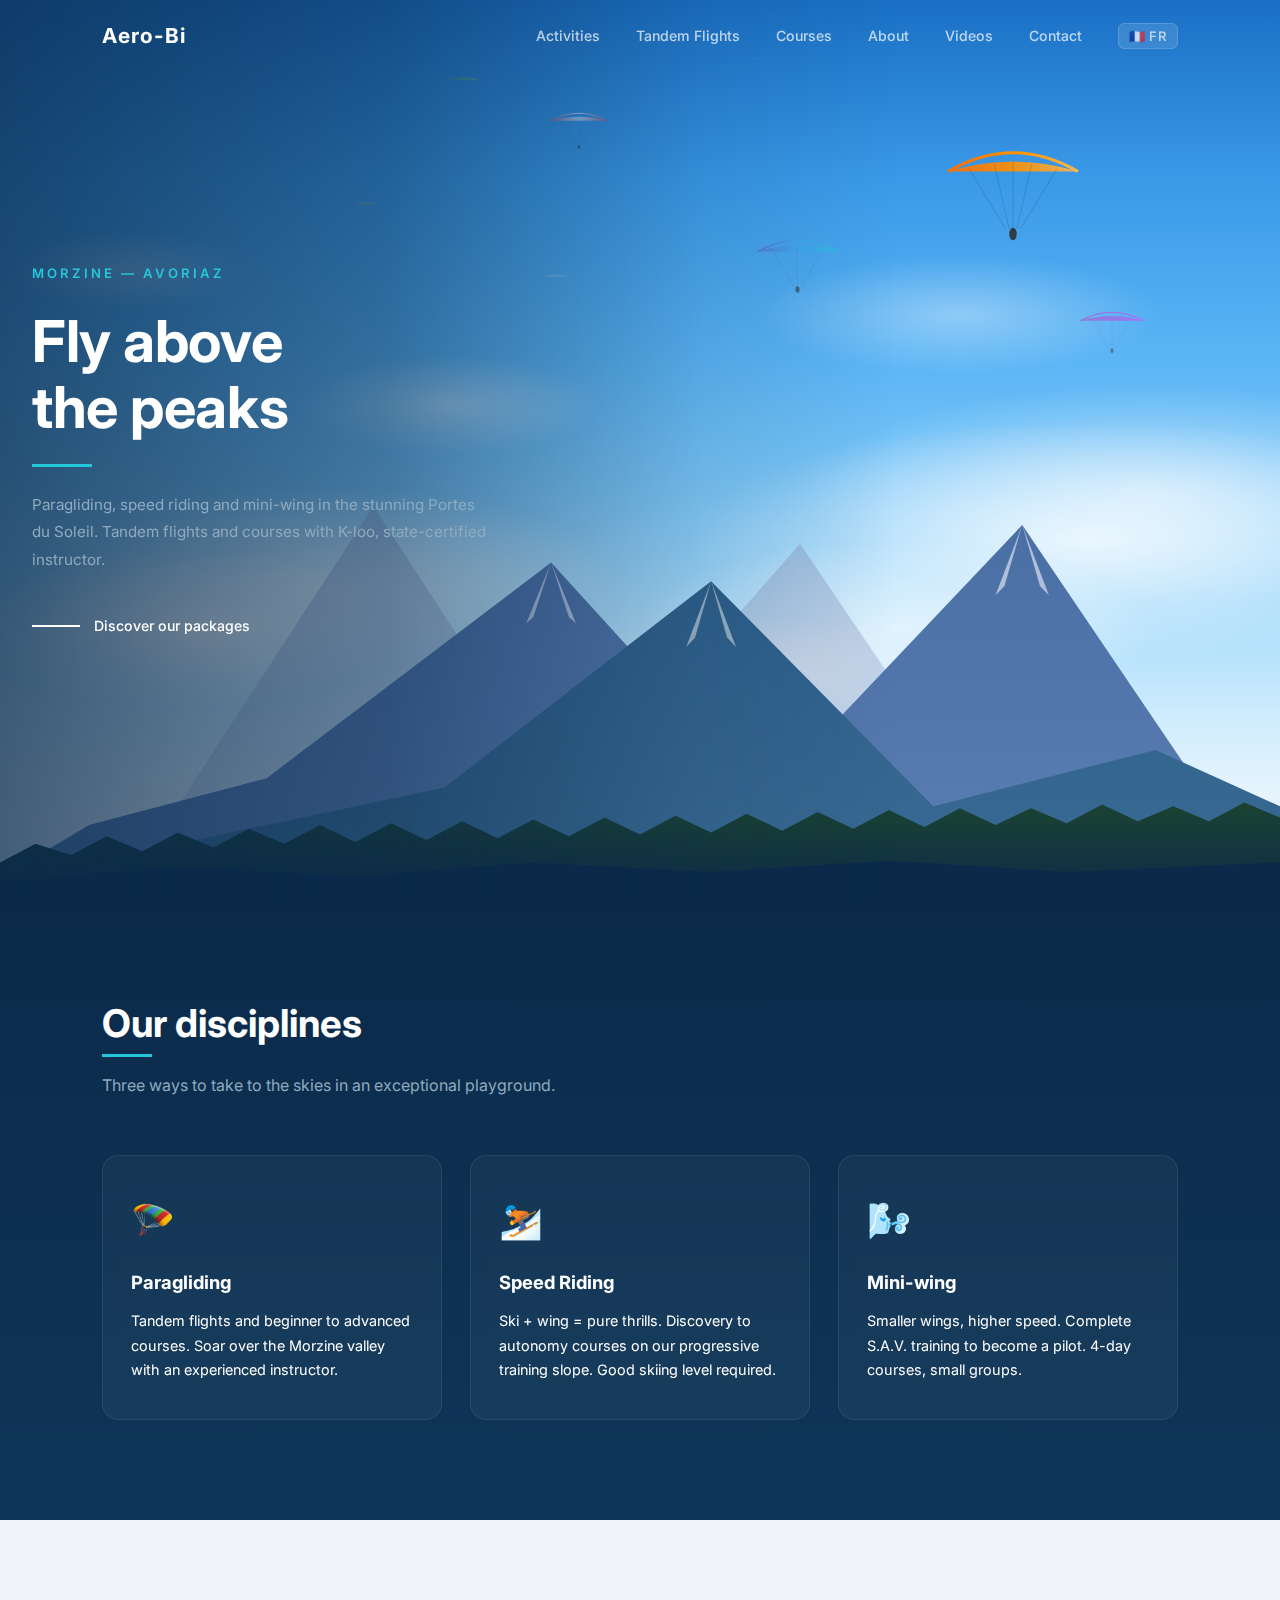
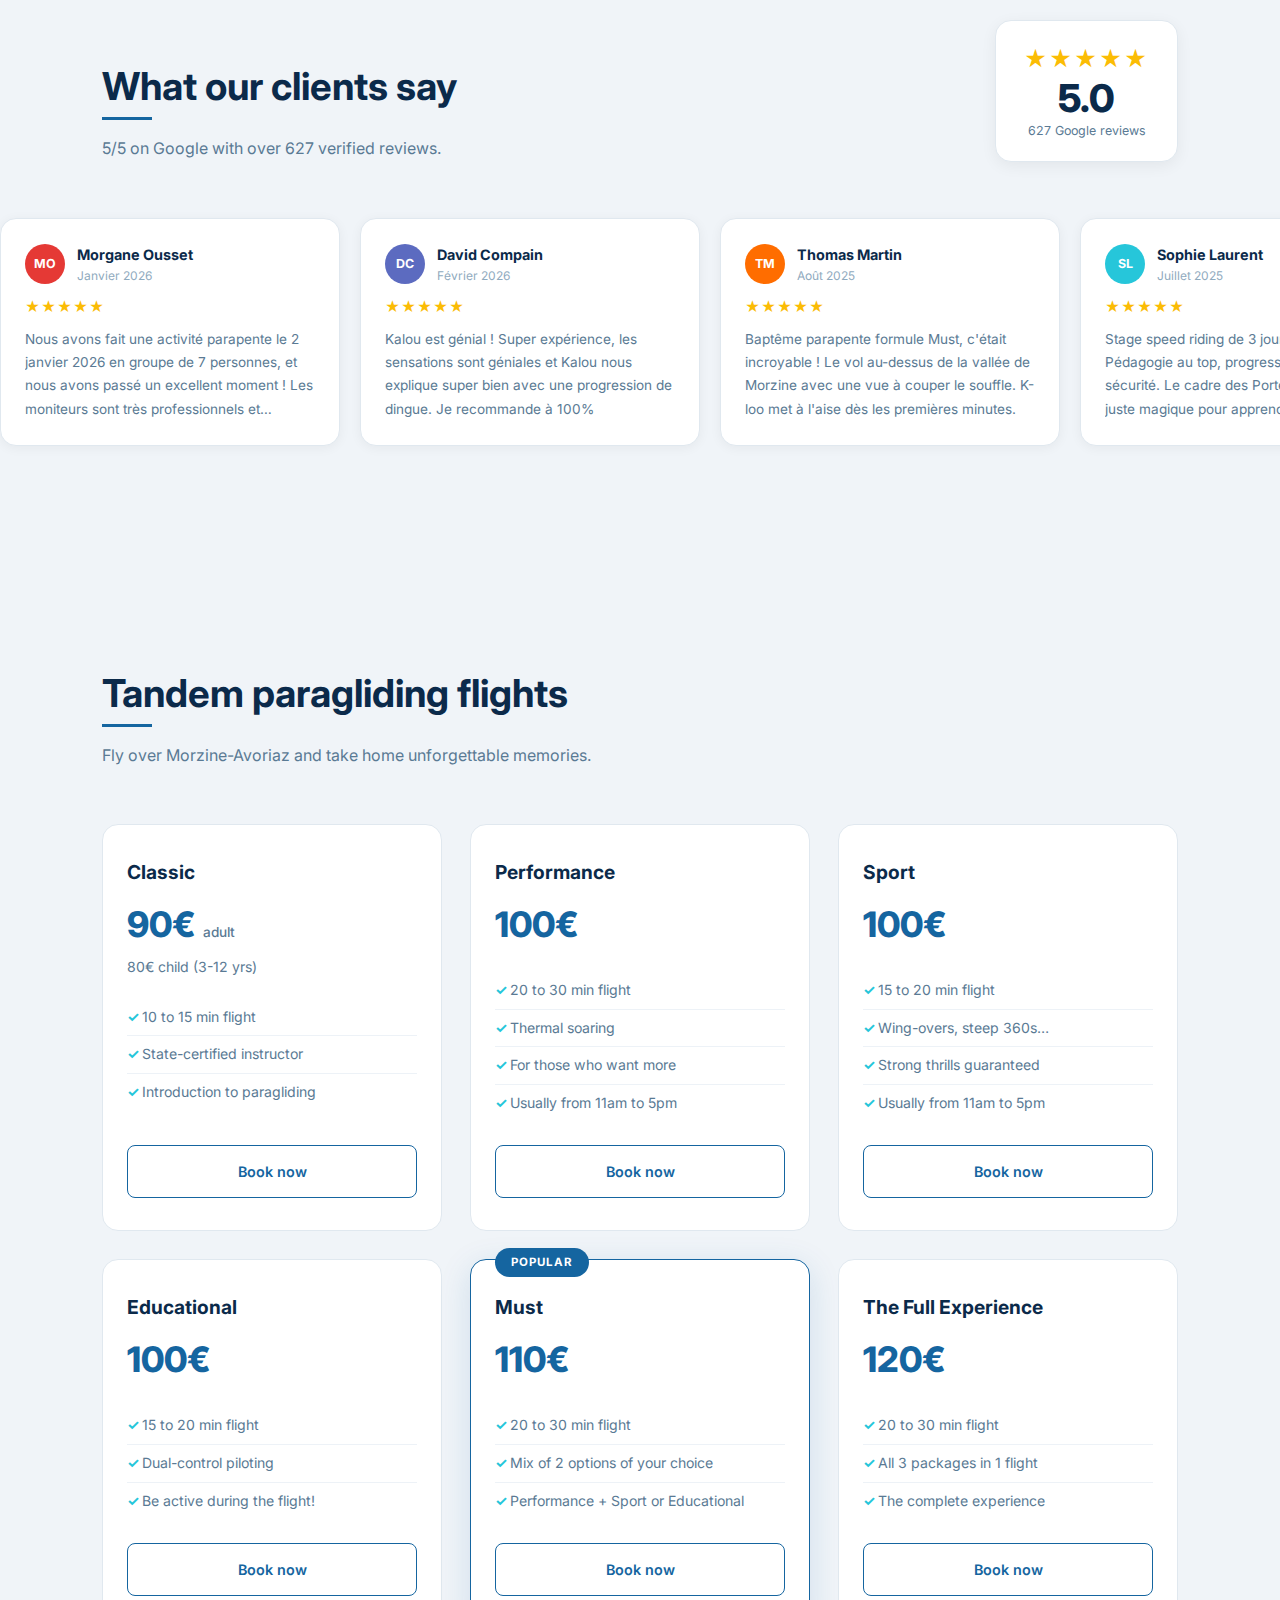
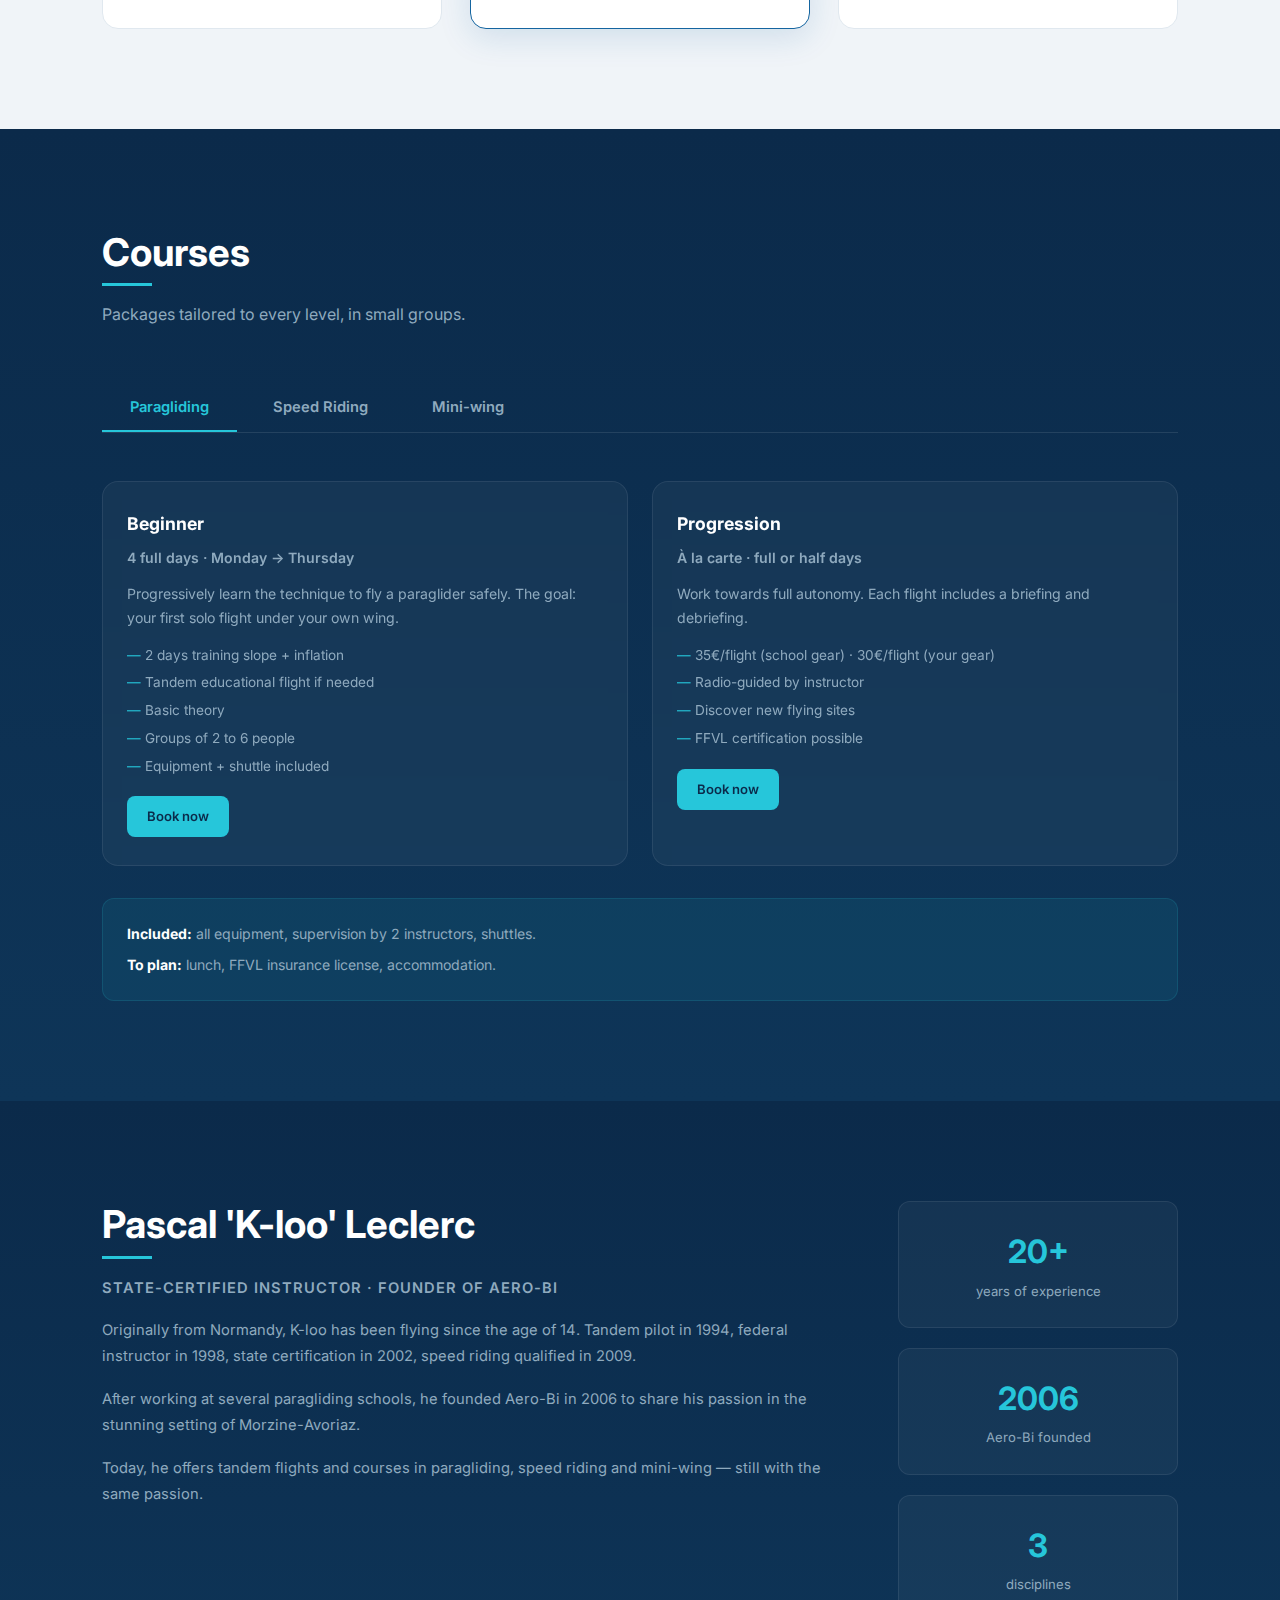
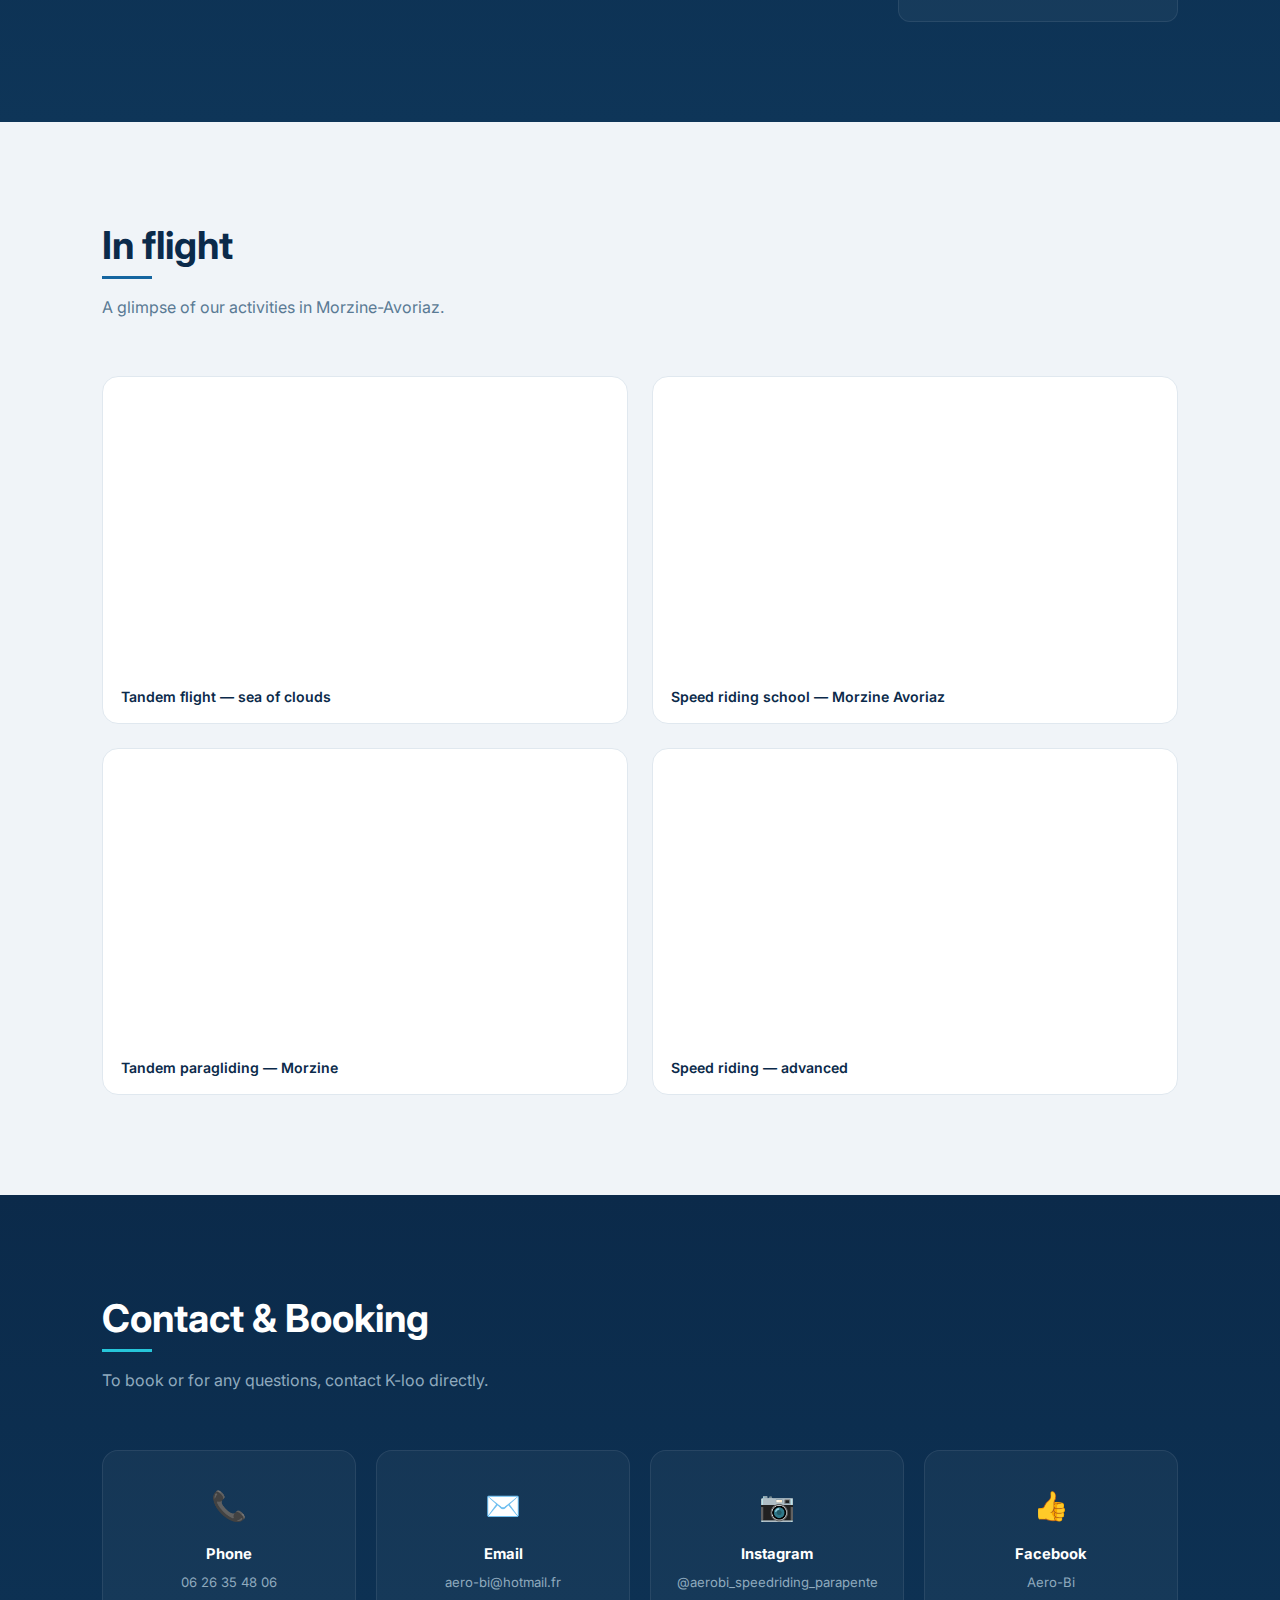
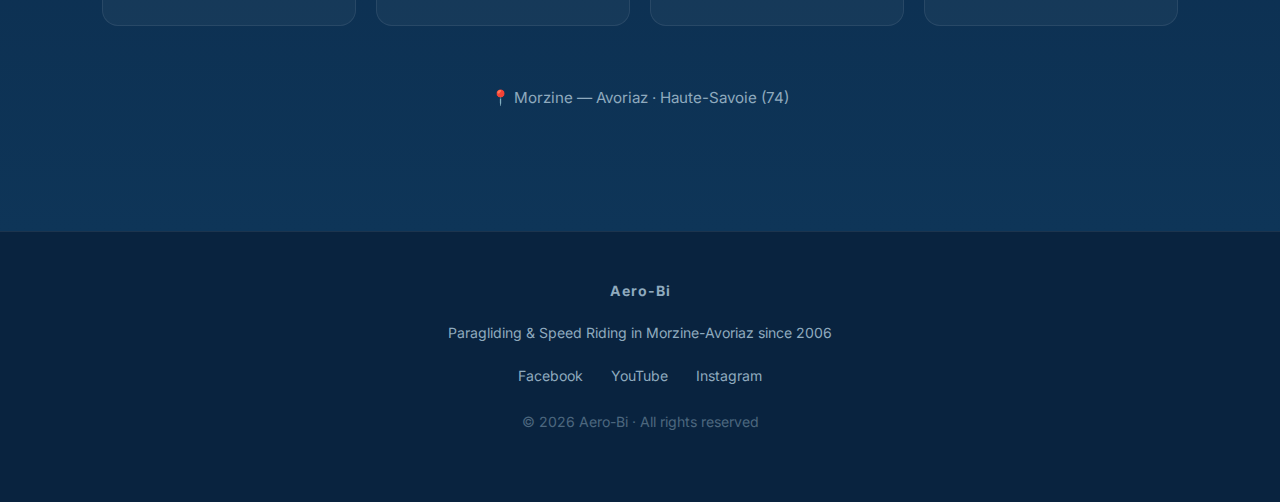
<file: en.html>
<!DOCTYPE html>
<html lang="en">
<head>
  <meta charset="UTF-8">
  <meta name="viewport" content="width=device-width, initial-scale=1.0">
  <title>Aero-Bi — Paragliding & Speed Riding in Morzine-Avoriaz</title>
  <meta name="description" content="Paragliding, speed riding and mini-wing school in Morzine-Avoriaz. Tandem flights, beginner to advanced courses with K-loo since 2006.">
  <link rel="icon" href="data:image/svg+xml,<svg xmlns='http://www.w3.org/2000/svg' viewBox='0 0 100 100'><text y='.9em' font-size='90'>🪂</text></svg>">
  <link rel="stylesheet" href="style.css">
</head>
<body>

  <!-- NAV -->
  <nav class="nav" id="nav">
    <div class="nav-inner">
      <a href="#" class="nav-logo">Aero-Bi</a>
      <button class="nav-toggle" id="nav-toggle" aria-label="Menu">
        <span></span><span></span><span></span>
      </button>
      <ul class="nav-links" id="nav-links">
        <li><a href="#activites">Activities</a></li>
        <li><a href="#baptemes">Tandem Flights</a></li>
        <li><a href="#stages">Courses</a></li>
        <li><a href="#apropos">About</a></li>
        <li><a href="#videos">Videos</a></li>
        <li><a href="#contact">Contact</a></li>
        <li><a href="index.html" class="nav-lang">🇫🇷 FR</a></li>
      </ul>
    </div>
  </nav>

  <!-- HERO -->
  <header class="hero" id="hero">
    <div class="hero-bg"></div>
    <div class="hero-overlay"></div>
    <div class="hero-content">
      <p class="hero-tag">Morzine — Avoriaz</p>
      <h1>Fly above<br>the peaks</h1>
      <hr class="hero-divider">
      <p class="hero-sub">Paragliding, speed riding and mini-wing in the stunning Portes du Soleil. Tandem flights and courses with K-loo, state-certified instructor.</p>
      <a href="#baptemes" class="hero-cta">Discover our packages</a>
    </div>
    <!-- Paragliders — colorful canopies -->
    <div class="hero-paragliders" id="hero-paragliders">
      <!-- 1: MAIN — big orange canopy -->
      <div class="paraglider paraglider-1" data-speed="0.04">
        <svg viewBox="0 0 120 85" fill="none" xmlns="http://www.w3.org/2000/svg">
          <defs><linearGradient id="c1" x1="0" y1="0" x2="1" y2="0">
            <stop offset="0%" stop-color="#FF6D00"/><stop offset="50%" stop-color="#FF9100"/><stop offset="100%" stop-color="#FFB74D"/>
          </linearGradient></defs>
          <path d="M8 22 Q60 -8 112 22" stroke="url(#c1)" stroke-width="2.5" fill="none"/>
          <path d="M8 22 Q60 6 112 22" fill="url(#c1)" opacity="0.9"/>
          <line x1="25" y1="20" x2="54" y2="68" stroke="#333" stroke-width="0.5" opacity="0.35"/>
          <line x1="45" y1="16" x2="57" y2="68" stroke="#333" stroke-width="0.5" opacity="0.3"/>
          <line x1="60" y1="14" x2="60" y2="68" stroke="#333" stroke-width="0.5" opacity="0.35"/>
          <line x1="75" y1="16" x2="63" y2="68" stroke="#333" stroke-width="0.5" opacity="0.3"/>
          <line x1="95" y1="20" x2="66" y2="68" stroke="#333" stroke-width="0.5" opacity="0.35"/>
          <ellipse cx="60" cy="72" rx="3" ry="5" fill="#2C2C2C" opacity="0.85"/>
        </svg>
      </div>
      <!-- 2: Blue/teal -->
      <div class="paraglider paraglider-2" data-speed="0.025">
        <svg viewBox="0 0 120 85" fill="none" xmlns="http://www.w3.org/2000/svg">
          <defs><linearGradient id="c2" x1="0" y1="0" x2="1" y2="0">
            <stop offset="0%" stop-color="#5C6BC0"/><stop offset="50%" stop-color="#42A5F5"/><stop offset="100%" stop-color="#26C6DA"/>
          </linearGradient></defs>
          <path d="M10 22 Q60 -6 110 22" stroke="url(#c2)" stroke-width="2" fill="none"/>
          <path d="M10 22 Q60 7 110 22" fill="url(#c2)" opacity="0.85"/>
          <line x1="28" y1="20" x2="55" y2="66" stroke="#333" stroke-width="0.5" opacity="0.3"/>
          <line x1="60" y1="14" x2="60" y2="66" stroke="#333" stroke-width="0.5" opacity="0.3"/>
          <line x1="92" y1="20" x2="65" y2="66" stroke="#333" stroke-width="0.5" opacity="0.3"/>
          <ellipse cx="60" cy="70" rx="2.5" ry="4" fill="#2C2C2C" opacity="0.75"/>
        </svg>
      </div>
      <!-- 3: Red/white -->
      <div class="paraglider paraglider-3" data-speed="0.018">
        <svg viewBox="0 0 120 85" fill="none" xmlns="http://www.w3.org/2000/svg">
          <defs><linearGradient id="c3" x1="0" y1="0" x2="1" y2="0">
            <stop offset="0%" stop-color="#E53935"/><stop offset="50%" stop-color="#FFFFFF"/><stop offset="100%" stop-color="#E53935"/>
          </linearGradient></defs>
          <path d="M10 22 Q60 -4 110 22" stroke="url(#c3)" stroke-width="1.5" fill="none"/>
          <path d="M10 22 Q60 8 110 22" fill="url(#c3)" opacity="0.7"/>
          <line x1="30" y1="20" x2="56" y2="64" stroke="#333" stroke-width="0.5" opacity="0.3"/>
          <line x1="60" y1="15" x2="60" y2="64" stroke="#333" stroke-width="0.5" opacity="0.3"/>
          <line x1="90" y1="20" x2="64" y2="64" stroke="#333" stroke-width="0.5" opacity="0.3"/>
          <ellipse cx="60" cy="67" rx="2.2" ry="3.5" fill="#2C2C2C" opacity="0.7"/>
        </svg>
      </div>
      <!-- 4: Purple/magenta -->
      <div class="paraglider paraglider-4" data-speed="0.032">
        <svg viewBox="0 0 120 85" fill="none" xmlns="http://www.w3.org/2000/svg">
          <defs><linearGradient id="c4" x1="0" y1="0" x2="1" y2="0">
            <stop offset="0%" stop-color="#AB47BC"/><stop offset="100%" stop-color="#E040FB"/>
          </linearGradient></defs>
          <path d="M12 22 Q60 -3 108 22" stroke="url(#c4)" stroke-width="1.5" fill="none"/>
          <path d="M12 22 Q60 8 108 22" fill="url(#c4)" opacity="0.75"/>
          <line x1="32" y1="20" x2="56" y2="64" stroke="#333" stroke-width="0.5" opacity="0.28"/>
          <line x1="60" y1="15" x2="60" y2="64" stroke="#333" stroke-width="0.5" opacity="0.28"/>
          <line x1="88" y1="20" x2="64" y2="64" stroke="#333" stroke-width="0.5" opacity="0.28"/>
          <ellipse cx="60" cy="67" rx="2.2" ry="3.5" fill="#2C2C2C" opacity="0.65"/>
        </svg>
      </div>
      <!-- 5: Green/lime -->
      <div class="paraglider paraglider-5" data-speed="0.015">
        <svg viewBox="0 0 120 85" fill="none" xmlns="http://www.w3.org/2000/svg">
          <defs><linearGradient id="c5" x1="0" y1="0" x2="1" y2="0">
            <stop offset="0%" stop-color="#43A047"/><stop offset="100%" stop-color="#C6FF00"/>
          </linearGradient></defs>
          <path d="M14 22 Q60 3 106 22" fill="url(#c5)" opacity="0.55"/>
          <line x1="40" y1="19" x2="57" y2="60" stroke="#333" stroke-width="0.5" opacity="0.22"/>
          <line x1="80" y1="19" x2="63" y2="60" stroke="#333" stroke-width="0.5" opacity="0.22"/>
          <ellipse cx="60" cy="63" rx="1.8" ry="3" fill="#2C2C2C" opacity="0.5"/>
        </svg>
      </div>
      <!-- 6: Yellow/gold — small far -->
      <div class="paraglider paraglider-6" data-speed="0.012">
        <svg viewBox="0 0 120 85" fill="none" xmlns="http://www.w3.org/2000/svg">
          <path d="M18 22 Q60 6 102 22" fill="#FDD835" opacity="0.5"/>
          <line x1="44" y1="20" x2="57" y2="58" stroke="#333" stroke-width="0.4" opacity="0.2"/>
          <line x1="76" y1="20" x2="63" y2="58" stroke="#333" stroke-width="0.4" opacity="0.2"/>
          <ellipse cx="60" cy="61" rx="1.5" ry="2.5" fill="#2C2C2C" opacity="0.4"/>
        </svg>
      </div>
      <!-- 7: Cyan — tiny far -->
      <div class="paraglider paraglider-7" data-speed="0.01">
        <svg viewBox="0 0 120 85" fill="none" xmlns="http://www.w3.org/2000/svg">
          <path d="M20 22 Q60 8 100 22" fill="#00E5FF" opacity="0.4"/>
          <line x1="46" y1="20" x2="58" y2="56" stroke="#333" stroke-width="0.4" opacity="0.18"/>
          <line x1="74" y1="20" x2="62" y2="56" stroke="#333" stroke-width="0.4" opacity="0.18"/>
          <ellipse cx="60" cy="59" rx="1.3" ry="2.2" fill="#2C2C2C" opacity="0.35"/>
        </svg>
      </div>
      <!-- 8: White/sky — tiny -->
      <div class="paraglider paraglider-8" data-speed="0.022">
        <svg viewBox="0 0 120 85" fill="none" xmlns="http://www.w3.org/2000/svg">
          <path d="M16 22 Q60 5 104 22" fill="#FFFFFF" opacity="0.45"/>
          <line x1="42" y1="20" x2="57" y2="58" stroke="#999" stroke-width="0.4" opacity="0.2"/>
          <line x1="78" y1="20" x2="63" y2="58" stroke="#999" stroke-width="0.4" opacity="0.2"/>
          <ellipse cx="60" cy="61" rx="1.5" ry="2.5" fill="#2C2C2C" opacity="0.4"/>
        </svg>
      </div>
    </div>
    <!-- Mountains — flat vector travel poster style -->
    <div class="hero-mountains">
      <svg viewBox="0 0 1440 480" preserveAspectRatio="none" xmlns="http://www.w3.org/2000/svg">
        <defs>
          <linearGradient id="mtn-back" x1="0" y1="0" x2="0" y2="1">
            <stop offset="0%" stop-color="#8B9DC3" stop-opacity="0.5"/>
            <stop offset="100%" stop-color="#A8B8D8" stop-opacity="0.3"/>
          </linearGradient>
          <linearGradient id="mtn-mid" x1="0" y1="0" x2="0" y2="1">
            <stop offset="0%" stop-color="#4A6FA5"/>
            <stop offset="100%" stop-color="#5C7FB5"/>
          </linearGradient>
          <linearGradient id="mtn-front-mid" x1="0" y1="0" x2="0" y2="1">
            <stop offset="0%" stop-color="#2D5F8A"/>
            <stop offset="100%" stop-color="#3A6B94"/>
          </linearGradient>
          <linearGradient id="trees-grad" x1="0" y1="0" x2="0" y2="1">
            <stop offset="0%" stop-color="#1B4332"/>
            <stop offset="100%" stop-color="#0B2A4A"/>
          </linearGradient>
        </defs>

        <!-- Layer 1: Far back — 3 big steep peaks -->
        <path d="M-40 480 L200 380 L420 60 L640 380 L900 100 L1100 380 L1440 480Z" fill="url(#mtn-back)"/>

        <!-- Layer 2: Mid — 2 steep peaks offset -->
        <path d="M-40 480 L100 400 L300 350 L620 120 L860 370 L1150 80 L1350 360 L1440 400 L1440 480Z" fill="url(#mtn-mid)"/>
        <!-- Snow: peak at 620,120 -->
        <path d="M620 120 L592 185 L600 178 L620 120 L640 178 L648 185Z" fill="rgba(255,255,255,0.55)"/>
        <!-- Snow: peak at 1150,80 -->
        <path d="M1150 80 L1120 155 L1130 145 L1150 80 L1170 145 L1180 155Z" fill="rgba(255,255,255,0.55)"/>

        <!-- Layer 3: Front-mid — 1 dominant peak + shoulder -->
        <path d="M-40 480 L200 420 L500 360 L800 140 L1050 380 L1300 320 L1440 380 L1440 480Z" fill="url(#mtn-front-mid)"/>
        <!-- Snow: peak at 800,140 -->
        <path d="M800 140 L772 210 L782 200 L800 140 L818 200 L828 210Z" fill="rgba(255,255,255,0.5)"/>

        <!-- Layer 4: Treeline / forest -->
        <path d="M0 440 L40 420 L80 432 L120 412 L160 428 L200 408 L240 424 L280 404 L320 420 L360 400 L400 418 L440 398 L480 416 L520 396 L560 414 L600 394 L640 412 L680 392 L720 410 L760 390 L800 408 L840 388 L880 406 L920 386 L960 404 L1000 384 L1040 402 L1080 382 L1120 400 L1160 382 L1200 398 L1240 378 L1280 396 L1320 380 L1360 396 L1400 376 L1440 392 L1440 480 L0 480Z" fill="url(#trees-grad)"/>

        <!-- Layer 5: Dark base -->
        <path d="M0 460 L200 445 L400 455 L600 440 L800 450 L1000 438 L1200 450 L1440 440 L1440 480 L0 480Z" fill="#0B2A4A"/>
      </svg>
    </div>
      <span>Scroll down</span>
    </div>
  </header>

  <!-- ACTIVITÉS -->
  <section class="section section-sky" id="activites">
    <div class="container">
      <h2 class="section-title">Our disciplines</h2>
      <hr class="section-divider">
      <p class="section-sub">Three ways to take to the skies in an exceptional playground.</p>
      <div class="grid-3">
        <div class="card">
          <div class="card-icon">🪂</div>
          <h3>Paragliding</h3>
          <p>Tandem flights and beginner to advanced courses. Soar over the Morzine valley with an experienced instructor.</p>
        </div>
        <div class="card">
          <div class="card-icon">⛷️</div>
          <h3>Speed Riding</h3>
          <p>Ski + wing = pure thrills. Discovery to autonomy courses on our progressive training slope. Good skiing level required.</p>
        </div>
        <div class="card">
          <div class="card-icon">🌬️</div>
          <h3>Mini-wing</h3>
          <p>Smaller wings, higher speed. Complete S.A.V. training to become a pilot. 4-day courses, small groups.</p>
        </div>
      </div>
    </div>
  </section>

  <!-- AVIS GOOGLE -->
  <section class="section section-cloud" id="avis">
    <div class="container">
      <div class="reviews-header">
        <div>
          <h2 class="section-title">What our clients say</h2>
          <hr class="section-divider">
          <p class="section-sub">5/5 on Google with over 627 verified reviews.</p>
        </div>
        <div class="reviews-badge">
          <div class="reviews-badge-stars">★★★★★</div>
          <div class="reviews-badge-score">5.0</div>
          <div class="reviews-badge-count">627 Google reviews</div>
        </div>
      </div>
    </div>
    <div class="reviews-scroll-wrapper">
      <div class="reviews-scroll-track">
        <!-- Set 1 -->
        <div class="review-card">
          <div class="review-top">
            <div class="review-avatar" style="background:#E53935">MO</div>
            <div><div class="review-name">Morgane Ousset</div><div class="review-date">Janvier 2026</div></div>
          </div>
          <div class="review-stars">★★★★★</div>
          <p>Nous avons fait une activité parapente le 2 janvier 2026 en groupe de 7 personnes, et nous avons passé un excellent moment ! Les moniteurs sont très professionnels et rassurants.</p>
        </div>
        <div class="review-card">
          <div class="review-top">
            <div class="review-avatar" style="background:#5C6BC0">DC</div>
            <div><div class="review-name">David Compain</div><div class="review-date">Février 2026</div></div>
          </div>
          <div class="review-stars">★★★★★</div>
          <p>Kalou est génial ! Super expérience, les sensations sont géniales et Kalou nous explique super bien avec une progression de dingue. Je recommande à 100%</p>
        </div>
        <div class="review-card">
          <div class="review-top">
            <div class="review-avatar" style="background:#FF6D00">TM</div>
            <div><div class="review-name">Thomas Martin</div><div class="review-date">Août 2025</div></div>
          </div>
          <div class="review-stars">★★★★★</div>
          <p>Baptême parapente formule Must, c'était incroyable ! Le vol au-dessus de la vallée de Morzine avec une vue à couper le souffle. K-loo met à l'aise dès les premières minutes.</p>
        </div>
        <div class="review-card">
          <div class="review-top">
            <div class="review-avatar" style="background:#26C6DA">SL</div>
            <div><div class="review-name">Sophie Laurent</div><div class="review-date">Juillet 2025</div></div>
          </div>
          <div class="review-stars">★★★★★</div>
          <p>Stage speed riding de 3 jours avec K-loo. Pédagogie au top, progression rapide et en sécurité. Le cadre des Portes du Soleil est juste magique pour apprendre.</p>
        </div>
        <div class="review-card">
          <div class="review-top">
            <div class="review-avatar" style="background:#AB47BC">JR</div>
            <div><div class="review-name">Julien Rousseau</div><div class="review-date">Décembre 2025</div></div>
          </div>
          <div class="review-stars">★★★★★</div>
          <p>Terrible, très professionnel, une expérience incroyable. Équipe au top ! Pas un moment de peur, je me suis senti en totale sécurité du début à la fin.</p>
        </div>
        <div class="review-card">
          <div class="review-top">
            <div class="review-avatar" style="background:#43A047">CR</div>
            <div><div class="review-name">Claire Renaud</div><div class="review-date">Février 2026</div></div>
          </div>
          <div class="review-stars">★★★★★</div>
          <p>Super long vol au-dessus des vallées de Morzine avec un moniteur au top 👌 Très belle expérience à recommander aux adultes comme aux enfants 👍</p>
        </div>
        <div class="review-card">
          <div class="review-top">
            <div class="review-avatar" style="background:#FFB74D">PD</div>
            <div><div class="review-name">Pierre Duval</div><div class="review-date">Mars 2025</div></div>
          </div>
          <div class="review-stars">★★★★★</div>
          <p>Stage initiation parapente sur 4 jours. Progression incroyable, du gonflage au sol jusqu'au premier grand vol solo ! K-loo est un pédagogue exceptionnel.</p>
        </div>
        <div class="review-card">
          <div class="review-top">
            <div class="review-avatar" style="background:#42A5F5">EM</div>
            <div><div class="review-name">Emma Michaud</div><div class="review-date">Janvier 2026</div></div>
          </div>
          <div class="review-stars">★★★★★</div>
          <p>Baptême offert en cadeau de Noël, c'était le meilleur cadeau possible ! Vol performance de 25 min avec des vues incroyables sur les Alpes. Merci K-loo !</p>
        </div>
        <div class="review-card">
          <div class="review-top">
            <div class="review-avatar" style="background:#EF5350">NB</div>
            <div><div class="review-name">Nicolas Blanc</div><div class="review-date">Février 2025</div></div>
          </div>
          <div class="review-stars">★★★★★</div>
          <p>Speed riding au top ! K-loo est patient, pédagogue et passionné. Le spot entre Morzine et Avoriaz est parfait pour progresser. J'y retourne l'hiver prochain !</p>
        </div>
        <div class="review-card">
          <div class="review-top">
            <div class="review-avatar" style="background:#CE93D8">LG</div>
            <div><div class="review-name">Léa Garcia</div><div class="review-date">Septembre 2025</div></div>
          </div>
          <div class="review-stars">★★★★★</div>
          <p>Baptême en famille avec nos 2 enfants (8 et 11 ans). Ils ont adoré ! K-loo et son équipe sont aux petits soins, on se sent en confiance à chaque instant.</p>
        </div>
        <!-- Set 2 (duplicate for infinite scroll) -->
        <div class="review-card">
          <div class="review-top">
            <div class="review-avatar" style="background:#E53935">MO</div>
            <div><div class="review-name">Morgane Ousset</div><div class="review-date">Janvier 2026</div></div>
          </div>
          <div class="review-stars">★★★★★</div>
          <p>Nous avons fait une activité parapente le 2 janvier 2026 en groupe de 7 personnes, et nous avons passé un excellent moment ! Les moniteurs sont très professionnels et rassurants.</p>
        </div>
        <div class="review-card">
          <div class="review-top">
            <div class="review-avatar" style="background:#5C6BC0">DC</div>
            <div><div class="review-name">David Compain</div><div class="review-date">Février 2026</div></div>
          </div>
          <div class="review-stars">★★★★★</div>
          <p>Kalou est génial ! Super expérience, les sensations sont géniales et Kalou nous explique super bien avec une progression de dingue. Je recommande à 100%</p>
        </div>
        <div class="review-card">
          <div class="review-top">
            <div class="review-avatar" style="background:#FF6D00">TM</div>
            <div><div class="review-name">Thomas Martin</div><div class="review-date">Août 2025</div></div>
          </div>
          <div class="review-stars">★★★★★</div>
          <p>Baptême parapente formule Must, c'était incroyable ! Le vol au-dessus de la vallée de Morzine avec une vue à couper le souffle. K-loo met à l'aise dès les premières minutes.</p>
        </div>
        <div class="review-card">
          <div class="review-top">
            <div class="review-avatar" style="background:#26C6DA">SL</div>
            <div><div class="review-name">Sophie Laurent</div><div class="review-date">Juillet 2025</div></div>
          </div>
          <div class="review-stars">★★★★★</div>
          <p>Stage speed riding de 3 jours avec K-loo. Pédagogie au top, progression rapide et en sécurité. Le cadre des Portes du Soleil est juste magique pour apprendre.</p>
        </div>
        <div class="review-card">
          <div class="review-top">
            <div class="review-avatar" style="background:#AB47BC">JR</div>
            <div><div class="review-name">Julien Rousseau</div><div class="review-date">Décembre 2025</div></div>
          </div>
          <div class="review-stars">★★★★★</div>
          <p>Terrible, très professionnel, une expérience incroyable. Équipe au top ! Pas un moment de peur, je me suis senti en totale sécurité du début à la fin.</p>
        </div>
        <div class="review-card">
          <div class="review-top">
            <div class="review-avatar" style="background:#43A047">CR</div>
            <div><div class="review-name">Claire Renaud</div><div class="review-date">Février 2026</div></div>
          </div>
          <div class="review-stars">★★★★★</div>
          <p>Super long vol au-dessus des vallées de Morzine avec un moniteur au top 👌 Très belle expérience à recommander aux adultes comme aux enfants 👍</p>
        </div>
        <div class="review-card">
          <div class="review-top">
            <div class="review-avatar" style="background:#FFB74D">PD</div>
            <div><div class="review-name">Pierre Duval</div><div class="review-date">Mars 2025</div></div>
          </div>
          <div class="review-stars">★★★★★</div>
          <p>Stage initiation parapente sur 4 jours. Progression incroyable, du gonflage au sol jusqu'au premier grand vol solo ! K-loo est un pédagogue exceptionnel.</p>
        </div>
        <div class="review-card">
          <div class="review-top">
            <div class="review-avatar" style="background:#42A5F5">EM</div>
            <div><div class="review-name">Emma Michaud</div><div class="review-date">Janvier 2026</div></div>
          </div>
          <div class="review-stars">★★★★★</div>
          <p>Baptême offert en cadeau de Noël, c'était le meilleur cadeau possible ! Vol performance de 25 min avec des vues incroyables sur les Alpes. Merci K-loo !</p>
        </div>
        <div class="review-card">
          <div class="review-top">
            <div class="review-avatar" style="background:#EF5350">NB</div>
            <div><div class="review-name">Nicolas Blanc</div><div class="review-date">Février 2025</div></div>
          </div>
          <div class="review-stars">★★★★★</div>
          <p>Speed riding au top ! K-loo est patient, pédagogue et passionné. Le spot entre Morzine et Avoriaz est parfait pour progresser. J'y retourne l'hiver prochain !</p>
        </div>
        <div class="review-card">
          <div class="review-top">
            <div class="review-avatar" style="background:#CE93D8">LG</div>
            <div><div class="review-name">Léa Garcia</div><div class="review-date">Septembre 2025</div></div>
          </div>
          <div class="review-stars">★★★★★</div>
          <p>Baptême en famille avec nos 2 enfants (8 et 11 ans). Ils ont adoré ! K-loo et son équipe sont aux petits soins, on se sent en confiance à chaque instant.</p>
        </div>
      </div>
    </div>
  </section>

  <!-- BAPTÊMES -->
  <section class="section section-cloud" id="baptemes">
    <div class="container">
      <h2 class="section-title">Tandem paragliding flights</h2>
      <hr class="section-divider">
      <p class="section-sub">Fly over Morzine-Avoriaz and take home unforgettable memories.</p>
      <div class="grid-3">
        <div class="price-card">
          <div class="price-header">
            <h3>Classic</h3>
            <div class="price">90€ <span>adult</span></div>
            <div class="price-alt">80€ child (3-12 yrs)</div>
          </div>
          <ul>
            <li>10 to 15 min flight</li>
            <li>State-certified instructor</li>
            <li>Introduction to paragliding</li>
          </ul>
          <a href="#contact" class="btn btn-outline-dark btn-full">Book now</a>
        </div>
        <div class="price-card">
          <div class="price-header">
            <h3>Performance</h3>
            <div class="price">100€</div>
          </div>
          <ul>
            <li>20 to 30 min flight</li>
            <li>Thermal soaring</li>
            <li>For those who want more</li>
            <li>Usually from 11am to 5pm</li>
          </ul>
          <a href="#contact" class="btn btn-outline-dark btn-full">Book now</a>
        </div>
        <div class="price-card">
          <div class="price-header">
            <h3>Sport</h3>
            <div class="price">100€</div>
          </div>
          <ul>
            <li>15 to 20 min flight</li>
            <li>Wing-overs, steep 360s…</li>
            <li>Strong thrills guaranteed</li>
            <li>Usually from 11am to 5pm</li>
          </ul>
          <a href="#contact" class="btn btn-outline-dark btn-full">Book now</a>
        </div>
        <div class="price-card">
          <div class="price-header">
            <h3>Educational</h3>
            <div class="price">100€</div>
          </div>
          <ul>
            <li>15 to 20 min flight</li>
            <li>Dual-control piloting</li>
            <li>Be active during the flight!</li>
          </ul>
          <a href="#contact" class="btn btn-outline-dark btn-full">Book now</a>
        </div>
        <div class="price-card featured">
          <div class="price-badge">Popular</div>
          <div class="price-header">
            <h3>Must</h3>
            <div class="price">110€</div>
          </div>
          <ul>
            <li>20 to 30 min flight</li>
            <li>Mix of 2 options of your choice</li>
            <li>Performance + Sport or Educational</li>
          </ul>
          <a href="#contact" class="btn btn-outline-dark btn-full">Book now</a>
        </div>
        <div class="price-card">
          <div class="price-header">
            <h3>The Full Experience</h3>
            <div class="price">120€</div>
          </div>
          <ul>
            <li>20 to 30 min flight</li>
            <li>All 3 packages in 1 flight</li>
            <li>The complete experience</li>
          </ul>
          <a href="#contact" class="btn btn-outline-dark btn-full">Book now</a>
        </div>
      </div>
    </div>
  </section>

  <!-- STAGES -->
  <section class="section section-sky" id="stages">
    <div class="container">
      <h2 class="section-title">Courses</h2>
      <hr class="section-divider">
      <p class="section-sub">Packages tailored to every level, in small groups.</p>

      <div class="tabs">
        <button class="tab active" data-tab="parapente">Paragliding</button>
        <button class="tab" data-tab="speedriding">Speed Riding</button>
        <button class="tab" data-tab="minivoile">Mini-wing</button>
      </div>

      <!-- Parapente -->
      <div class="tab-content active" id="tab-parapente">
        <div class="stage-grid">
          <div class="stage-card">
            <h3>Beginner</h3>
            <p class="stage-duration">4 full days · Monday → Thursday</p>
            <p>Progressively learn the technique to fly a paraglider safely. The goal: your first solo flight under your own wing.</p>
            <ul>
              <li>2 days training slope + inflation</li>
              <li>Tandem educational flight if needed</li>
              <li>Basic theory</li>
              <li>Groups of 2 to 6 people</li>
              <li>Equipment + shuttle included</li>
            </ul>
            <a href="#contact" class="btn btn-primary btn-sm">Book now</a>
          </div>
          <div class="stage-card">
            <h3>Progression</h3>
            <p class="stage-duration">À la carte · full or half days</p>
            <p>Work towards full autonomy. Each flight includes a briefing and debriefing.</p>
            <ul>
              <li>35€/flight (school gear) · 30€/flight (your gear)</li>
              <li>Radio-guided by instructor</li>
              <li>Discover new flying sites</li>
              <li>FFVL certification possible</li>
            </ul>
            <a href="#contact" class="btn btn-primary btn-sm">Book now</a>
          </div>
        </div>
        <div class="stage-info">
          <p><strong>Included:</strong> all equipment, supervision by 2 instructors, shuttles.</p>
          <p><strong>To plan:</strong> lunch, FFVL insurance license, accommodation.</p>
        </div>
      </div>

      <!-- Speed Riding -->
      <div class="tab-content" id="tab-speedriding">
        <div class="stage-grid">
          <div class="stage-card">
            <h3>Discovery</h3>
            <p class="stage-price-tag">115€ · 1 half-day</p>
            <p>First ski turns with wing, discovering lift, first jumps on our training run.</p>
          </div>
          <div class="stage-card">
            <h3>Beginner 2 sessions</h3>
            <p class="stage-price-tag">210€ · 2 half-days</p>
            <p>Deepening ski phases, small jumps and radio-guided flights.</p>
          </div>
          <div class="stage-card">
            <h3>Beginner 3 sessions</h3>
            <p class="stage-price-tag">290€ · 3 half-days</p>
            <p>Autonomy on the run, ski/flight mix with turns and touch'n'go approach.</p>
          </div>
          <div class="stage-card">
            <h3>Beginner 4 sessions</h3>
            <p class="stage-price-tag">360€ · 4 half-days</p>
            <p>Progressive build-up, longer flight phases, turns and flaring on the slope.</p>
          </div>
          <div class="stage-card">
            <h3>Beginner 5 sessions</h3>
            <p class="stage-price-tag">420€ · 5 half-days</p>
            <p>Consolidation towards autonomy, discovering the big run.</p>
          </div>
          <div class="stage-card">
            <h3>Private lesson</h3>
            <p class="stage-price-tag">240€ · 1 half-day (3h)</p>
            <p>Individual training at your own pace.</p>
          </div>
        </div>
        <div class="stage-info">
          <p><strong>Prerequisites:</strong> good all-terrain skiing level.</p>
          <p><strong>Season:</strong> all winter, 3h sessions morning or afternoon.</p>
        </div>
      </div>

      <!-- Mini-voile -->
      <div class="tab-content" id="tab-minivoile">
        <div class="stage-grid">
          <div class="stage-card">
            <h3>S.A.V. Course — Beginner</h3>
            <p class="stage-duration">4 full days · Monday → Thursday</p>
            <p>Foundational training to become a mini-wing pilot. Field practice + theory. Goal: your first solo flight.</p>
            <ul>
              <li>Groups of 2 to 5 people</li>
              <li>Tandem educational flight if needed</li>
              <li>Equipment + shuttle included</li>
            </ul>
            <a href="#contact" class="btn btn-primary btn-sm">Book now</a>
          </div>
        </div>
        <div class="stage-info">
          <p><strong>Upcoming courses:</strong></p>
          <ul>
            <li>June 22 — 25, 2026 (3 spots left)</li>
            <li>September 7 — 11, 2026 (5 spots left)</li>
          </ul>
          <p><strong>To plan:</strong> meals, medical certificate, FFVL insurance, accommodation.</p>
          <p><strong>Note:</strong> good physical fitness required. Call to discuss.</p>
        </div>
      </div>
    </div>
  </section>

  <!-- À PROPOS -->
  <section class="section section-sky" id="apropos">
    <div class="container">
      <div class="about-grid">
        <div class="about-text">
          <h2 class="section-title">Pascal 'K-loo' Leclerc</h2>
          <hr class="section-divider">
          <p class="about-subtitle">State-certified instructor · Founder of Aero-Bi</p>
          <p>Originally from Normandy, K-loo has been flying since the age of 14. Tandem pilot in 1994, federal instructor in 1998, state certification in 2002, speed riding qualified in 2009.</p>
          <p>After working at several paragliding schools, he founded Aero-Bi in 2006 to share his passion in the stunning setting of Morzine-Avoriaz.</p>
          <p>Today, he offers tandem flights and courses in paragliding, speed riding and mini-wing — still with the same passion.</p>
        </div>
        <div class="about-stats">
          <div class="stat">
            <span class="stat-number">20+</span>
            <span class="stat-label">years of experience</span>
          </div>
          <div class="stat">
            <span class="stat-number">2006</span>
            <span class="stat-label">Aero-Bi founded</span>
          </div>
          <div class="stat">
            <span class="stat-number">3</span>
            <span class="stat-label">disciplines</span>
          </div>
        </div>
      </div>
    </div>
  </section>

  <!-- VIDÉOS -->
  <section class="section section-cloud" id="videos">
    <div class="container">
      <h2 class="section-title">In flight</h2>
      <hr class="section-divider">
      <p class="section-sub">A glimpse of our activities in Morzine-Avoriaz.</p>
      <div class="video-grid">
        <div class="video-card">
          <iframe src="https://www.youtube.com/embed/u9mWtTai6QI" loading="lazy" allowfullscreen title="Vol biplace parapente sur mer de nuages"></iframe>
          <div class="video-label">Tandem flight — sea of clouds</div>
        </div>
        <div class="video-card">
          <iframe src="https://www.youtube.com/embed/PfT9G0GMa-s" loading="lazy" allowfullscreen title="École speedriding Morzine Avoriaz"></iframe>
          <div class="video-label">Speed riding school — Morzine Avoriaz</div>
        </div>
        <div class="video-card">
          <iframe src="https://www.youtube.com/embed/pHlzzS-k8LY" loading="lazy" allowfullscreen title="Vol biplace parapente Morzine"></iframe>
          <div class="video-label">Tandem paragliding — Morzine</div>
        </div>
        <div class="video-card">
          <iframe src="https://www.youtube.com/embed/mV4GPqT37p0" loading="lazy" allowfullscreen title="Speed riding perfectionnement"></iframe>
          <div class="video-label">Speed riding — advanced</div>
        </div>
      </div>
    </div>
  </section>

  <!-- CONTACT -->
  <section class="section section-sky" id="contact">
    <div class="container">
      <h2 class="section-title">Contact & Booking</h2>
      <hr class="section-divider">
      <p class="section-sub">To book or for any questions, contact K-loo directly.</p>
      <div class="contact-grid">
        <a href="tel:0626354806" class="contact-card">
          <div class="contact-icon">📞</div>
          <h3>Phone</h3>
          <p>06 26 35 48 06</p>
        </a>
        <a href="mailto:aero-bi@hotmail.fr" class="contact-card">
          <div class="contact-icon">✉️</div>
          <h3>Email</h3>
          <p>aero-bi@hotmail.fr</p>
        </a>
        <a href="https://www.instagram.com/aerobi_speedriding_parapente/" target="_blank" rel="noopener" class="contact-card">
          <div class="contact-icon">📷</div>
          <h3>Instagram</h3>
          <p>@aerobi_speedriding_parapente</p>
        </a>
        <a href="https://www.facebook.com/aerobi.parapentespeedriding" target="_blank" rel="noopener" class="contact-card">
          <div class="contact-icon">👍</div>
          <h3>Facebook</h3>
          <p>Aero-Bi</p>
        </a>
      </div>
      <div class="contact-location">
        <p>📍 Morzine — Avoriaz · Haute-Savoie (74)</p>
      </div>
    </div>
  </section>

  <!-- FOOTER -->
  <footer class="footer">
    <div class="container">
      <div class="footer-inner">
        <p class="footer-logo">Aero-Bi</p>
        <p>Paragliding & Speed Riding in Morzine-Avoriaz since 2006</p>
        <div class="footer-links">
          <a href="https://www.facebook.com/aerobi.parapentespeedriding" target="_blank" rel="noopener">Facebook</a>
          <a href="https://www.youtube.com/channel/UC5KGWIbFy8_T7_Bi91vKZ8A" target="_blank" rel="noopener">YouTube</a>
          <a href="https://www.instagram.com/aerobi_speedriding_parapente/" target="_blank" rel="noopener">Instagram</a>
        </div>
        <p class="footer-copy">© 2026 Aero-Bi · All rights reserved</p>
      </div>
    </div>
  </footer>

  <script src="script.js"></script>
</body>
</html>
</file>
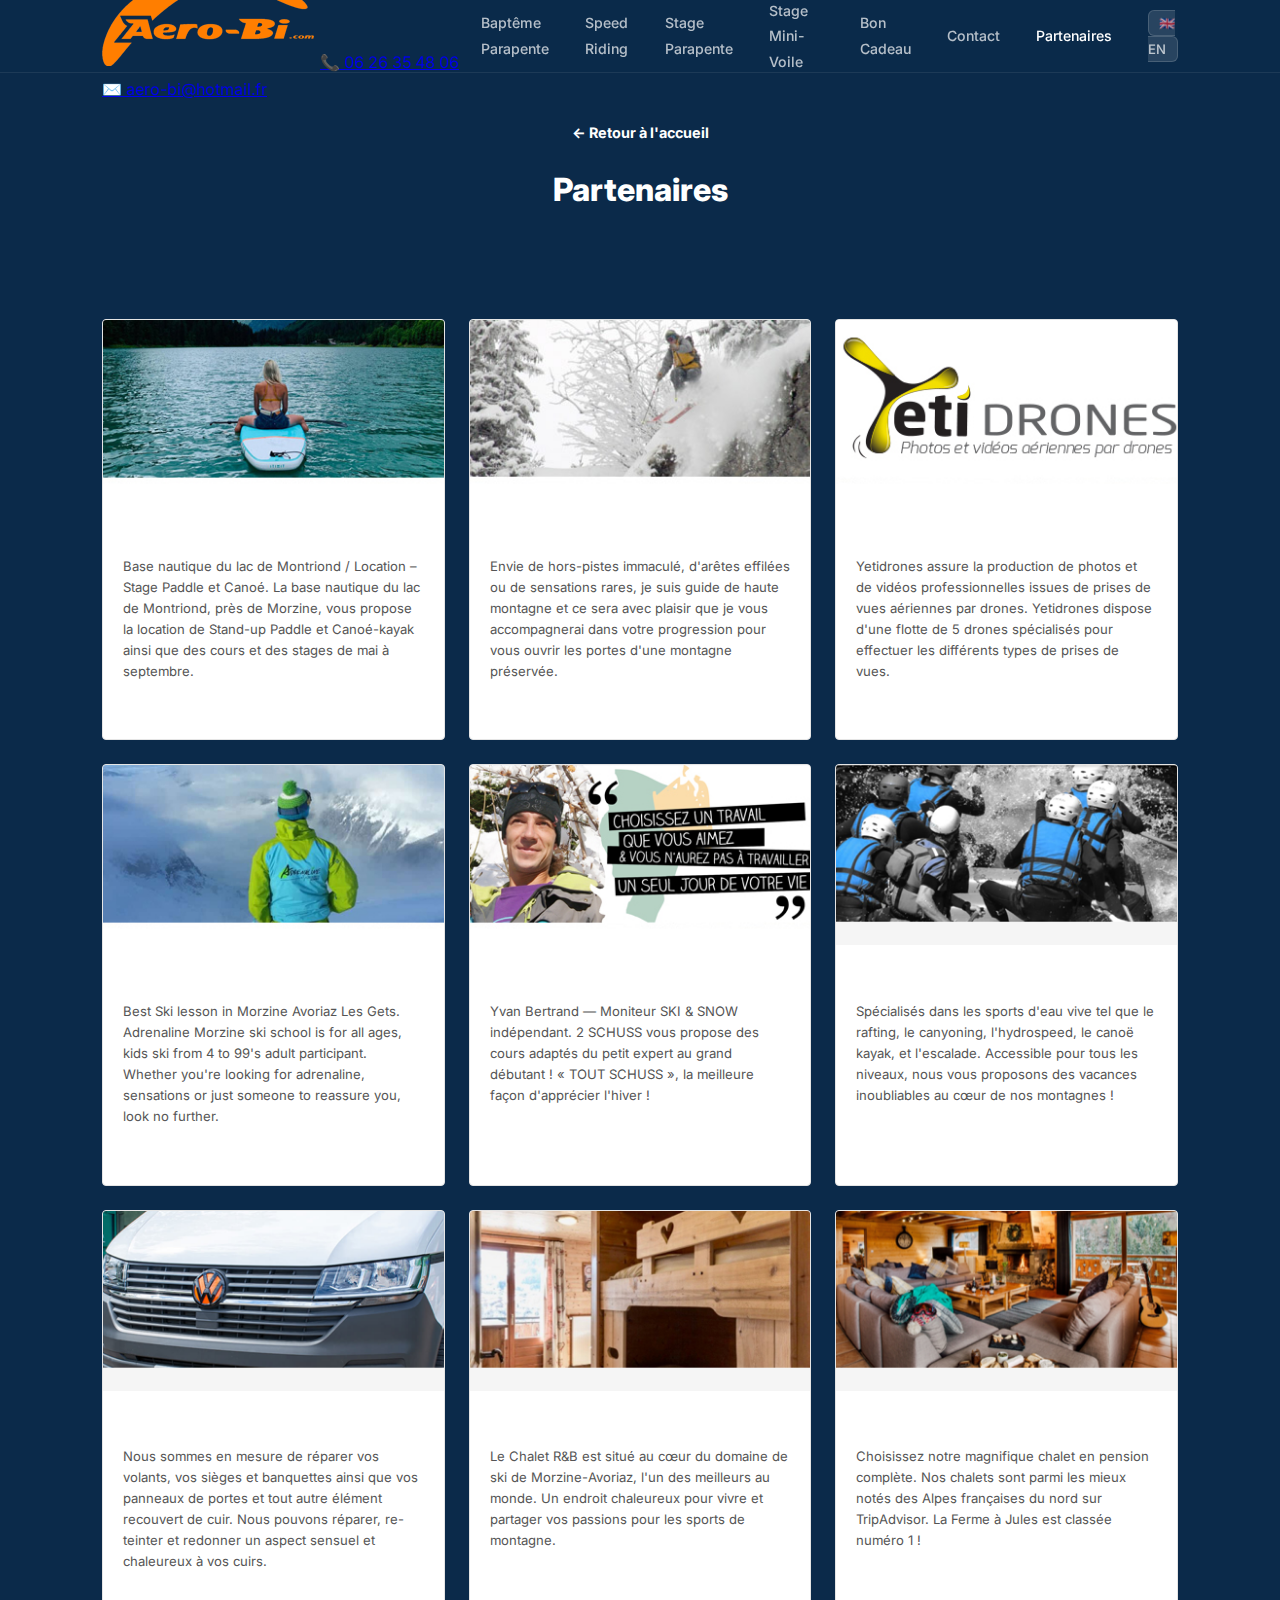
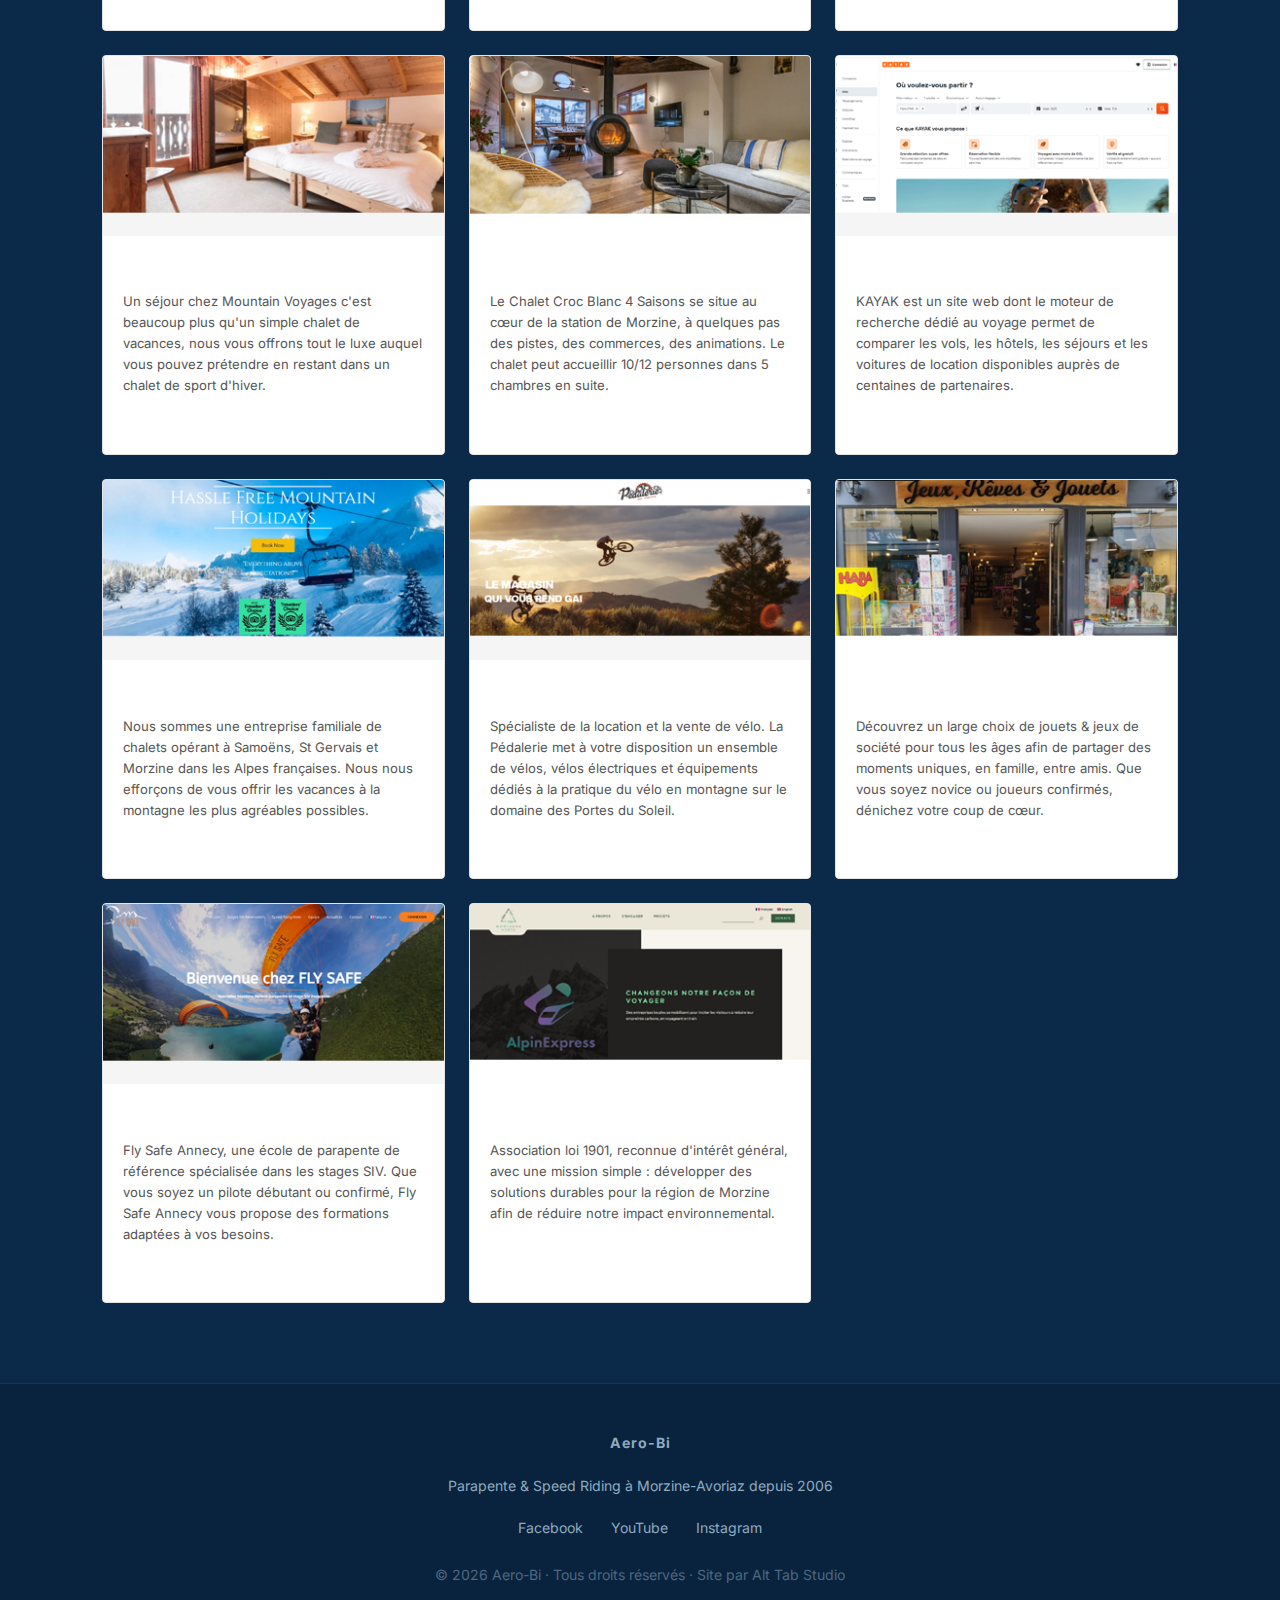
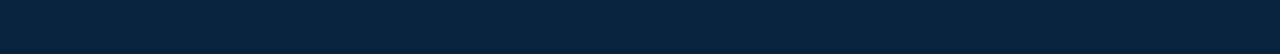
<file: partenaires.html>
<!DOCTYPE html>
<html lang="fr">
<head>
  <meta charset="UTF-8">
  <meta name="viewport" content="width=device-width, initial-scale=1.0">
  <title>Partenaires — Aero-Bi Parapente & Speed Riding Morzine</title>
  <link rel="icon" href="data:image/svg+xml,<svg xmlns='http://www.w3.org/2000/svg' viewBox='0 0 100 100'><text y='.9em' font-size='90'>🪂</text></svg>">
  <link rel="stylesheet" href="style.css">
  <style>
    .page-header {
      background: var(--bg-dark); color: #fff;
      padding: 120px 32px 48px; text-align: center;
    }
    .page-header h1 { font-size: 2rem; font-weight: 800; margin-bottom: 8px; }
    .page-header p { color: rgba(255,255,255,0.6); font-size: 0.95rem; }
    .back-link {
      display: inline-flex; align-items: center; gap: 6px;
      color: var(--primary); text-decoration: none; font-weight: 700;
      font-size: 0.9rem; margin-bottom: 20px;
    }
    .back-link:hover { text-decoration: underline; }

    /* === GRID PARTENAIRES — reproduction site original === */
    .partners-grid {
      display: grid;
      grid-template-columns: repeat(3, 1fr);
      gap: 24px;
      padding: 48px 0 80px;
    }
    .partner-card {
      background: #fff;
      border: 1px solid #e5e5e5;
      border-radius: 4px;
      overflow: hidden;
      text-decoration: none;
      color: var(--text-dark);
      transition: box-shadow 0.2s, transform 0.2s;
    }
    .partner-card:hover {
      box-shadow: 0 8px 24px rgba(0,0,0,0.1);
      transform: translateY(-2px);
    }
    .partner-card-img {
      width: 100%;
      height: 180px;
      overflow: hidden;
      background: #f5f5f5;
    }
    .partner-card-img img {
      width: 100%; height: 100%; object-fit: cover;
    }
    .partner-card-body {
      padding: 20px;
    }
    .partner-card-body h3 {
      font-size: 1rem; font-weight: 700;
      color: var(--primary);
      margin-bottom: 10px;
    }
    .partner-card-body p {
      font-size: 0.82rem; color: #555;
      line-height: 1.6; margin-bottom: 12px;
    }
    .partner-card-body .partner-url {
      font-size: 0.78rem; color: var(--primary);
      font-weight: 600; text-decoration: none;
    }
    .partner-card-body .partner-url:hover { text-decoration: underline; }

    @media (max-width: 900px) {
      .partners-grid { grid-template-columns: repeat(2, 1fr); }
    }
    @media (max-width: 600px) {
      .partners-grid { grid-template-columns: 1fr; }
      .partner-card-img { height: 200px; }
    }
  </style>
</head>
<body>

  <!-- NAV -->
  <nav class="nav scrolled" id="nav">
    <div class="nav-inner">
      <div class="nav-logo-block">
        <a href="index.html" class="nav-logo">
          <img src="images/logo.png" alt="Aero-Bi">
        </a>
        <a href="tel:0626354806" class="nav-contact-line">📞 06 26 35 48 06</a>
        <a href="mailto:aero-bi@hotmail.fr" class="nav-contact-line">✉️ aero-bi@hotmail.fr</a>
      </div>
      <button class="nav-toggle" id="nav-toggle" aria-label="Menu">
        <span></span><span></span><span></span>
      </button>
      <ul class="nav-links" id="nav-links">
        <li><a href="index.html#baptemes-parapente">Baptême Parapente</a></li>
        <li><a href="index.html#speedriding">Speed Riding</a></li>
        <li><a href="index.html#stage-parapente">Stage Parapente</a></li>
        <li><a href="index.html#stage-minivoile">Stage Mini-voile</a></li>
        <li><a href="index.html#bon-cadeau">Bon Cadeau</a></li>
        <li><a href="index.html#contact">Contact</a></li>
        <li><a href="partenaires.html" style="color:var(--primary)">Partenaires</a></li>
        <li><a href="en.html" class="nav-lang">🇬🇧 EN</a></li>
      </ul>
    </div>
  </nav>

  <div class="page-header">
    <a href="index.html" class="back-link">← Retour à l'accueil</a>
    <h1>Partenaires</h1>
  </div>

  <div class="container">
    <div class="partners-grid">

      <a href="https://nautichill.com/" target="_blank" rel="noopener" class="partner-card">
        <div class="partner-card-img"><img src="images/partenaires/nautichill.jpg" alt="Nautichill" loading="lazy"></div>
        <div class="partner-card-body">
          <h3>nautichill.com</h3>
          <p>Base nautique du lac de Montriond / Location – Stage Paddle et Canoé. La base nautique du lac de Montriond, près de Morzine, vous propose la location de Stand-up Paddle et Canoé-kayak ainsi que des cours et des stages de mai à septembre.</p>
          <span class="partner-url">www.nautichill.com →</span>
        </div>
      </a>

      <a href="http://www.morzine-guide.com" target="_blank" rel="noopener" class="partner-card">
        <div class="partner-card-img"><img src="images/partenaires/haute-montagne.jpg" alt="Morzine Guide" loading="lazy"></div>
        <div class="partner-card-body">
          <h3>morzine-guide.com</h3>
          <p>Envie de hors-pistes immaculé, d'arêtes effilées ou de sensations rares, je suis guide de haute montagne et ce sera avec plaisir que je vous accompagnerai dans votre progression pour vous ouvrir les portes d'une montagne préservée.</p>
          <span class="partner-url">www.morzine-guide.com →</span>
        </div>
      </a>

      <a href="http://www.yetidrones.fr/" target="_blank" rel="noopener" class="partner-card">
        <div class="partner-card-img"><img src="images/partenaires/yetidrones.jpg" alt="Yetidrones" loading="lazy"></div>
        <div class="partner-card-body">
          <h3>yetidrones.fr</h3>
          <p>Yetidrones assure la production de photos et de vidéos professionnelles issues de prises de vues aériennes par drones. Yetidrones dispose d'une flotte de 5 drones spécialisés pour effectuer les différents types de prises de vues.</p>
          <span class="partner-url">www.yetidrones.fr →</span>
        </div>
      </a>

      <a href="https://morzine-skischool.com/" target="_blank" rel="noopener" class="partner-card">
        <div class="partner-card-img"><img src="images/partenaires/adrenaline.jpg" alt="Adrenaline" loading="lazy"></div>
        <div class="partner-card-body">
          <h3>École de Ski Adrenaline</h3>
          <p>Best Ski lesson in Morzine Avoriaz Les Gets. Adrenaline Morzine ski school is for all ages, kids ski from 4 to 99's adult participant. Whether you're looking for adrenaline, sensations or just someone to reassure you, look no further.</p>
          <span class="partner-url">morzine-skischool.com →</span>
        </div>
      </a>

      <a href="http://2schuss.com/" target="_blank" rel="noopener" class="partner-card">
        <div class="partner-card-img"><img src="images/partenaires/2schuss.jpg" alt="2 Schuss" loading="lazy"></div>
        <div class="partner-card-body">
          <h3>2schuss.com</h3>
          <p>Yvan Bertrand — Moniteur SKI & SNOW indépendant. 2 SCHUSS vous propose des cours adaptés du petit expert au grand débutant ! « TOUT SCHUSS », la meilleure façon d'apprécier l'hiver !</p>
          <span class="partner-url">2schuss.com →</span>
        </div>
      </a>

      <a href="https://www.frogsrafting.com/fr/" target="_blank" rel="noopener" class="partner-card">
        <div class="partner-card-img"><img src="images/partenaires/frogs.png" alt="Frogs Rafting" loading="lazy"></div>
        <div class="partner-card-body">
          <h3>frogsrafting.fr</h3>
          <p>Spécialisés dans les sports d'eau vive tel que le rafting, le canyoning, l'hydrospeed, le canoë kayak, et l'escalade. Accessible pour tous les niveaux, nous vous proposons des vacances inoubliables au cœur de nos montagnes !</p>
          <span class="partner-url">www.frogsrafting.fr →</span>
        </div>
      </a>

      <a href="https://www.carcleaner74.fr" target="_blank" rel="noopener" class="partner-card">
        <div class="partner-card-img"><img src="images/partenaires/carclean.png" alt="Car Cleaner 74" loading="lazy"></div>
        <div class="partner-card-body">
          <h3>carcleaner74.fr</h3>
          <p>Nous sommes en mesure de réparer vos volants, vos sièges et banquettes ainsi que vos panneaux de portes et tout autre élément recouvert de cuir. Nous pouvons réparer, re-teinter et redonner un aspect sensuel et chaleureux à vos cuirs.</p>
          <span class="partner-url">www.carcleaner74.fr →</span>
        </div>
      </a>

      <a href="https://rideandbreakfast.com" target="_blank" rel="noopener" class="partner-card">
        <div class="partner-card-img"><img src="images/partenaires/ridebreak.png" alt="Ride & Breakfast" loading="lazy"></div>
        <div class="partner-card-body">
          <h3>rideandbreakfast.com</h3>
          <p>Le Chalet R&B est situé au cœur du domaine de ski de Morzine-Avoriaz, l'un des meilleurs au monde. Un endroit chaleureux pour vivre et partager vos passions pour les sports de montagne.</p>
          <span class="partner-url">rideandbreakfast.com →</span>
        </div>
      </a>

      <a href="https://alikats.eu/fr" target="_blank" rel="noopener" class="partner-card">
        <div class="partner-card-img"><img src="images/partenaires/alikats.png" alt="Alikats" loading="lazy"></div>
        <div class="partner-card-body">
          <h3>alikats.eu</h3>
          <p>Choisissez notre magnifique chalet en pension complète. Nos chalets sont parmi les mieux notés des Alpes françaises du nord sur TripAdvisor. La Ferme à Jules est classée numéro 1 !</p>
          <span class="partner-url">alikats.eu →</span>
        </div>
      </a>

      <a href="https://www.mountainvoyageschalet.com/" target="_blank" rel="noopener" class="partner-card">
        <div class="partner-card-img"><img src="images/partenaires/mountain.png" alt="Mountain Voyages" loading="lazy"></div>
        <div class="partner-card-body">
          <h3>mountainvoyageschalet.com</h3>
          <p>Un séjour chez Mountain Voyages c'est beaucoup plus qu'un simple chalet de vacances, nous vous offrons tout le luxe auquel vous pouvez prétendre en restant dans un chalet de sport d'hiver.</p>
          <span class="partner-url">mountainvoyageschalet.com →</span>
        </div>
      </a>

      <a href="https://www.croc-blanc-chalet.com/" target="_blank" rel="noopener" class="partner-card">
        <div class="partner-card-img"><img src="images/partenaires/crocblanc.jpg" alt="Croc Blanc Chalet" loading="lazy"></div>
        <div class="partner-card-body">
          <h3>croc-blanc-chalet.com</h3>
          <p>Le Chalet Croc Blanc 4 Saisons se situe au cœur de la station de Morzine, à quelques pas des pistes, des commerces, des animations. Le chalet peut accueillir 10/12 personnes dans 5 chambres en suite.</p>
          <span class="partner-url">www.croc-blanc-chalet.com →</span>
        </div>
      </a>

      <a href="https://www.kayak.fr" target="_blank" rel="noopener" class="partner-card">
        <div class="partner-card-img"><img src="images/partenaires/kayak.png" alt="Kayak" loading="lazy"></div>
        <div class="partner-card-body">
          <h3>www.kayak.fr</h3>
          <p>KAYAK est un site web dont le moteur de recherche dédié au voyage permet de comparer les vols, les hôtels, les séjours et les voitures de location disponibles auprès de centaines de partenaires.</p>
          <span class="partner-url">www.kayak.fr →</span>
        </div>
      </a>

      <a href="https://www.geeski.co.uk/" target="_blank" rel="noopener" class="partner-card">
        <div class="partner-card-img"><img src="images/partenaires/geeski.png" alt="Geeski" loading="lazy"></div>
        <div class="partner-card-body">
          <h3>Geeski.co.uk</h3>
          <p>Nous sommes une entreprise familiale de chalets opérant à Samoëns, St Gervais et Morzine dans les Alpes françaises. Nous nous efforçons de vous offrir les vacances à la montagne les plus agréables possibles.</p>
          <span class="partner-url">www.geeski.co.uk →</span>
        </div>
      </a>

      <a href="https://www.rentbike-morzine.com/" target="_blank" rel="noopener" class="partner-card">
        <div class="partner-card-img"><img src="images/partenaires/pedalerie.png" alt="Rent Bike Morzine" loading="lazy"></div>
        <div class="partner-card-body">
          <h3>rentbike - morzine</h3>
          <p>Spécialiste de la location et la vente de vélo. La Pédalerie met à votre disposition un ensemble de vélos, vélos électriques et équipements dédiés à la pratique du vélo en montagne sur le domaine des Portes du Soleil.</p>
          <span class="partner-url">www.rentbike-morzine.com →</span>
        </div>
      </a>

      <a href="https://jeuxrevesetjouets.com/" target="_blank" rel="noopener" class="partner-card">
        <div class="partner-card-img"><img src="images/partenaires/jeuxreves.png" alt="Jeux Rêves et Jouets" loading="lazy"></div>
        <div class="partner-card-body">
          <h3>jeuxrevesetjouets.com</h3>
          <p>Découvrez un large choix de jouets & jeux de société pour tous les âges afin de partager des moments uniques, en famille, entre amis. Que vous soyez novice ou joueurs confirmés, dénichez votre coup de cœur.</p>
          <span class="partner-url">jeuxrevesetjouets.com →</span>
        </div>
      </a>

      <a href="https://flysafeannecy.com/" target="_blank" rel="noopener" class="partner-card">
        <div class="partner-card-img"><img src="images/partenaires/flysafe.png" alt="Fly Safe Annecy" loading="lazy"></div>
        <div class="partner-card-body">
          <h3>fly safe</h3>
          <p>Fly Safe Annecy, une école de parapente de référence spécialisée dans les stages SIV. Que vous soyez un pilote débutant ou confirmé, Fly Safe Annecy vous propose des formations adaptées à vos besoins.</p>
          <span class="partner-url">flysafeannecy.com →</span>
        </div>
      </a>

      <a href="https://montagneverte.org/projects/alpinexpress/" target="_blank" rel="noopener" class="partner-card">
        <div class="partner-card-img"><img src="images/partenaires/montagneverte.png" alt="Montagne Verte" loading="lazy"></div>
        <div class="partner-card-body">
          <h3>montagneverte.org</h3>
          <p>Association loi 1901, reconnue d'intérêt général, avec une mission simple : développer des solutions durables pour la région de Morzine afin de réduire notre impact environnemental.</p>
          <span class="partner-url">montagneverte.org →</span>
        </div>
      </a>

    </div>
  </div>

  <footer class="footer">
    <div class="container">
      <div class="footer-inner">
        <p class="footer-logo">Aero-Bi</p>
        <p>Parapente & Speed Riding à Morzine-Avoriaz depuis 2006</p>
        <div class="footer-links">
          <a href="https://www.facebook.com/aerobi.parapentespeedriding" target="_blank" rel="noopener">Facebook</a>
          <a href="https://www.youtube.com/channel/UC5KGWIbFy8_T7_Bi91vKZ8A" target="_blank" rel="noopener">YouTube</a>
          <a href="https://www.instagram.com/aerobi_speedriding_parapente/" target="_blank" rel="noopener">Instagram</a>
        </div>
        <p class="footer-copy">© 2026 Aero-Bi · Tous droits réservés · Site par <a href="https://lgdlcs.github.io/alt-tab-studio/" target="_blank" rel="noopener" style="color: var(--primary-bright); text-decoration: none;">Alt Tab Studio</a></p>
      </div>
    </div>
  </footer>

  <script>
    document.getElementById('nav-toggle').addEventListener('click', () => {
      document.getElementById('nav-links').classList.toggle('open');
    });
  </script>
</body>
</html>
</file>
<file: style.css>
/* ============================================
   AERO-BI — Sky / Clouds / Aerial premium
   Inspired by: immersive full-bleed hero,
   serif italic headings, restrained UI
   ============================================ */

@import url('https://fonts.googleapis.com/css2?family=Inter:wght@400;500;600;700;800&display=swap');

:root {
  /* Sky palette */
  --deep-sky: #0B2A4A;
  --sky-blue: #1565A0;
  --cerulean: #2196F3;
  --light-sky: #64B5F6;
  --cloud-white: #F0F4F8;
  --pure-white: #FFFFFF;
  --text-muted: #8FAABE;
  --teal-accent: #26C6DA;
  --warm-gold: #FFB74D;
  --overlay-dark: rgba(11, 42, 74, 0.88);

  /* Typography */
  --font-heading: 'Inter', -apple-system, sans-serif;
  --font-body: 'Inter', -apple-system, sans-serif;

  /* Spacing */
  --radius: 12px;
  --radius-lg: 16px;
}

*, *::before, *::after { box-sizing: border-box; margin: 0; padding: 0; }
html { scroll-behavior: smooth; scroll-padding-top: 80px; }

body {
  font-family: var(--font-body);
  background: var(--deep-sky);
  color: var(--pure-white);
  line-height: 1.6;
  -webkit-font-smoothing: antialiased;
}

.container { max-width: 1140px; margin: 0 auto; padding: 0 32px; }

/* ============ NAV ============ */
.nav {
  position: fixed; top: 0; left: 0; right: 0; z-index: 100;
  transition: background 0.3s;
}
.nav.scrolled {
  background: rgba(11, 42, 74, 0.92);
  backdrop-filter: blur(20px);
  border-bottom: 1px solid rgba(255,255,255,0.08);
}
.nav-inner {
  max-width: 1140px; margin: 0 auto; padding: 0 32px;
  display: flex; align-items: center; justify-content: space-between;
  height: 72px;
}
.nav-logo {
  font-family: var(--font-heading); font-size: 1.3rem; font-weight: 700;
  color: var(--pure-white); text-decoration: none; letter-spacing: 1px;
}
.nav-links {
  display: flex; align-items: center; gap: 36px; list-style: none;
}
.nav-links a {
  color: rgba(255,255,255,0.7); text-decoration: none; font-size: 0.88rem;
  font-weight: 500; transition: color 0.2s; position: relative;
  text-transform: capitalize;
}
.nav-links a:hover, .nav-links a.active { color: var(--pure-white); }
.nav-lang {
  background: rgba(255,255,255,0.12); border-radius: 6px; padding: 4px 10px !important;
  font-size: 0.82rem !important; letter-spacing: 0.02em; backdrop-filter: blur(4px);
  border: 1px solid rgba(255,255,255,0.15); transition: background 0.2s, color 0.2s;
}
.nav-lang:hover { background: rgba(255,255,255,0.22); color: var(--pure-white); }
.nav-links a.active::after {
  content: ''; position: absolute; bottom: -6px; left: 0; right: 0;
  height: 2px; background: var(--pure-white);
}
.nav-toggle { display: none; background: none; border: none; cursor: pointer; padding: 8px; }
.nav-toggle span {
  display: block; width: 24px; height: 2px; background: var(--pure-white);
  margin: 5px 0; transition: 0.3s;
}

/* ============ HERO ============ */
.hero {
  position: relative; min-height: 100vh; overflow: hidden;
  display: flex; align-items: center;
  background: var(--deep-sky);
}
.hero-bg {
  position: absolute; inset: 0;
  background: linear-gradient(180deg,
    #1a6fc4 0%,
    #3a9ae8 20%,
    #5bb5f5 40%,
    #7ec8f8 55%,
    #a8dcfb 68%,
    #d0edfd 80%,
    #eaf5fd 90%,
    #f5faff 100%
  );
}
/* Clouds */
.hero-bg::before {
  content: ''; position: absolute; inset: 0; z-index: 1;
  background:
    radial-gradient(ellipse 220px 80px at 15% 70%, rgba(255,255,255,0.9) 0%, transparent 100%),
    radial-gradient(ellipse 300px 100px at 25% 65%, rgba(255,255,255,0.7) 0%, transparent 100%),
    radial-gradient(ellipse 180px 60px at 60% 75%, rgba(255,255,255,0.85) 0%, transparent 100%),
    radial-gradient(ellipse 260px 90px at 70% 70%, rgba(255,255,255,0.6) 0%, transparent 100%),
    radial-gradient(ellipse 400px 120px at 85% 60%, rgba(255,255,255,0.75) 0%, transparent 100%),
    radial-gradient(ellipse 350px 110px at 90% 55%, rgba(255,255,255,0.5) 0%, transparent 100%),
    radial-gradient(ellipse 200px 70px at 40% 80%, rgba(255,255,255,0.8) 0%, transparent 100%),
    radial-gradient(ellipse 280px 85px at 50% 85%, rgba(255,255,255,0.55) 0%, transparent 100%);
}
.hero-bg::after {
  content: ''; position: absolute; inset: 0; z-index: 2;
  background:
    radial-gradient(ellipse 150px 50px at 35% 45%, rgba(255,255,255,0.4) 0%, transparent 100%),
    radial-gradient(ellipse 200px 60px at 75% 35%, rgba(255,255,255,0.35) 0%, transparent 100%),
    radial-gradient(ellipse 120px 40px at 10% 30%, rgba(255,255,255,0.3) 0%, transparent 100%);
}
.hero-overlay {
  position: absolute; inset: 0;
  background: linear-gradient(
    to right,
    rgba(11, 42, 74, 0.75) 0%,
    rgba(11, 42, 74, 0.5) 30%,
    rgba(11, 42, 74, 0.1) 55%,
    rgba(11, 42, 74, 0.0) 70%
  );
  z-index: 3;
}
.hero-content {
  position: relative; z-index: 4;
  max-width: 520px; padding: 0 32px;
}
.hero-tag {
  font-size: 0.82rem; font-weight: 600; color: var(--teal-accent);
  text-transform: uppercase; letter-spacing: 3px; margin-bottom: 24px;
}
.hero h1 {
  font-family: var(--font-heading);
  font-size: clamp(2.8rem, 5.5vw, 3.6rem);
  font-weight: 700; 
  line-height: 1.15; color: var(--pure-white);
  margin-bottom: 24px; letter-spacing: -0.3px;
}
.hero-divider {
  width: 60px; height: 3px; background: var(--teal-accent);
  border: none; margin-bottom: 24px;
}
.hero-sub {
  font-size: 0.95rem; color: var(--text-muted); line-height: 1.8;
  margin-bottom: 36px;
}
.hero-cta {
  display: inline-flex; align-items: center; gap: 14px;
  color: var(--pure-white); font-size: 0.88rem; font-weight: 500;
  text-decoration: none; transition: gap 0.3s;
}
.hero-cta:hover { gap: 20px; }
.hero-cta::before {
  content: ''; width: 48px; height: 2px; background: var(--pure-white);
  transition: width 0.3s;
}
.hero-cta:hover::before { width: 64px; }

/* Paragliders */
.hero-paragliders {
  position: absolute; inset: 0; z-index: 2; pointer-events: none;
}
.paraglider {
  position: absolute;
}
.paraglider svg { width: 100%; height: 100%; }

.paraglider-1 { width: 150px; top: 16%; right: 15%; animation: float1 6s ease-in-out infinite; }
.paraglider-2 { width: 95px; top: 26%; right: 34%; animation: float2 8s ease-in-out infinite; opacity: 0.75; }
.paraglider-3 { width: 70px; top: 12%; right: 52%; animation: float3 10s ease-in-out infinite; opacity: 0.65; }
.paraglider-4 { width: 80px; top: 34%; right: 10%; animation: float2 7s ease-in-out infinite 1s; opacity: 0.7; }
.paraglider-5 { width: 45px; top: 8%; right: 62%; animation: float3 12s ease-in-out infinite; opacity: 0.45; }
.paraglider-6 { width: 35px; top: 22%; right: 70%; animation: float1 14s ease-in-out infinite 2s; opacity: 0.4; }
.paraglider-7 { width: 28px; top: 6%; right: 40%; animation: float2 16s ease-in-out infinite 3s; opacity: 0.3; }
.paraglider-8 { width: 38px; top: 30%; right: 55%; animation: float3 11s ease-in-out infinite 1.5s; opacity: 0.35; }

@keyframes float1 {
  0%, 100% { transform: translate(0, 0) rotate(0deg); }
  25% { transform: translate(8px, -6px) rotate(1deg); }
  50% { transform: translate(-4px, -10px) rotate(-0.5deg); }
  75% { transform: translate(5px, -3px) rotate(0.5deg); }
}
@keyframes float2 {
  0%, 100% { transform: translate(0, 0); }
  33% { transform: translate(-10px, -8px); }
  66% { transform: translate(6px, -4px); }
}
@keyframes float3 {
  0%, 100% { transform: translate(0, 0); }
  50% { transform: translate(12px, -6px); }
}

/* Mountains — flat vector travel poster */
.hero-mountains {
  position: absolute; bottom: 0; left: 0; right: 0; z-index: 2;
  line-height: 0;
  height: 50vh; min-height: 280px;
}
.hero-mountains svg { width: 100%; height: 100%; display: block; }

/* Paraglider cursor follow */
.paraglider {
  transition: transform 0.8s cubic-bezier(0.25, 0.46, 0.45, 0.94);
  will-change: transform;
}


/* ============ SECTIONS ============ */
.section { padding: 100px 0; }
.section-sky {
  background: linear-gradient(180deg, var(--deep-sky) 0%, #0E3558 100%);
}
.section-cloud {
  background: var(--cloud-white);
  color: var(--deep-sky);
}
.section-cloud .section-sub,
.section-cloud .card p,
.section-cloud .stage-card p,
.section-cloud .stage-card li,
.section-cloud .price-card li {
  color: #5A7A94;
}
.section-title {
  font-family: var(--font-heading); font-size: 2.4rem; font-weight: 700;
   margin-bottom: 8px; line-height: 1.2;
}
.section-divider {
  width: 50px; height: 3px; background: var(--teal-accent);
  border: none; margin-bottom: 16px;
}
.section-sub {
  color: var(--text-muted); font-size: 1rem; margin-bottom: 56px;
  max-width: 540px;
}
.section-cloud .section-title { color: var(--deep-sky); }
.section-cloud .section-divider { background: var(--sky-blue); }

/* ============ REVIEWS ============ */
.reviews-header {
  display: flex; align-items: flex-end; justify-content: space-between;
  margin-bottom: 48px; gap: 32px;
}
.reviews-header .section-sub { margin-bottom: 0; }
.reviews-badge {
  text-align: center; flex-shrink: 0;
  background: var(--pure-white); border: 1px solid #E0E8EF;
  border-radius: var(--radius-lg); padding: 20px 28px;
  box-shadow: 0 4px 16px rgba(0,0,0,0.06);
}
.reviews-badge-stars { font-size: 1.4rem; color: #FBBC04; letter-spacing: 2px; }
.reviews-badge-score { font-size: 2.4rem; font-weight: 800; color: var(--deep-sky); line-height: 1.1; }
.reviews-badge-count { font-size: 0.78rem; color: #5A7A94; margin-top: 2px; }

.reviews-scroll-wrapper {
  overflow: hidden; width: 100%; padding: 8px 0 24px;
}
.reviews-scroll-track {
  display: flex; gap: 20px; width: max-content;
  animation: reviewsScroll 60s linear infinite;
}
.reviews-scroll-track:hover { animation-play-state: paused; }

@keyframes reviewsScroll {
  0% { transform: translateX(0); }
  100% { transform: translateX(-50%); }
}

.review-card {
  flex-shrink: 0; width: 340px;
  background: var(--pure-white); border: 1px solid #E0E8EF;
  border-radius: var(--radius-lg); padding: 24px;
  box-shadow: 0 2px 12px rgba(0,0,0,0.05);
  transition: box-shadow 0.3s, transform 0.3s;
}
.review-card:hover {
  box-shadow: 0 8px 28px rgba(21,101,160,0.12);
  transform: translateY(-2px);
}
.review-top { display: flex; align-items: center; gap: 12px; margin-bottom: 10px; }
.review-avatar {
  width: 40px; height: 40px; border-radius: 50%;
  display: flex; align-items: center; justify-content: center;
  color: #fff; font-size: 0.78rem; font-weight: 700; flex-shrink: 0;
}
.review-name { font-size: 0.9rem; font-weight: 700; color: var(--deep-sky); }
.review-date { font-size: 0.75rem; color: #8FAABE; }
.review-stars { color: #FBBC04; font-size: 0.9rem; letter-spacing: 1px; margin-bottom: 10px; }
.review-card p {
  font-size: 0.85rem; line-height: 1.7; color: #5A7A94; margin: 0;
  display: -webkit-box; -webkit-line-clamp: 4; -webkit-box-orient: vertical;
  overflow: hidden;
}

/* ============ BUTTONS ============ */
.btn {
  display: inline-block; padding: 14px 32px; border-radius: 8px;
  font-size: 0.9rem; font-weight: 600; text-decoration: none;
  transition: all 0.25s; cursor: pointer; border: none;
  font-family: var(--font-body);
}
.btn-primary {
  background: var(--teal-accent); color: var(--deep-sky);
}
.btn-primary:hover { background: #4DD0E1; transform: translateY(-1px); }
.btn-outline-white {
  background: transparent; border: 1.5px solid rgba(255,255,255,0.3); color: var(--pure-white);
}
.btn-outline-white:hover { border-color: rgba(255,255,255,0.7); }
.btn-outline-dark {
  background: transparent; border: 1.5px solid var(--sky-blue); color: var(--sky-blue);
}
.btn-outline-dark:hover { background: var(--sky-blue); color: var(--pure-white); }
.btn-full { width: 100%; text-align: center; }
.btn-sm { padding: 10px 20px; font-size: 0.82rem; }

/* ============ GRIDS ============ */
.grid-3 { display: grid; grid-template-columns: repeat(3, 1fr); gap: 28px; }
.grid-2 { display: grid; grid-template-columns: repeat(2, 1fr); gap: 28px; }

/* ============ ACTIVITY CARDS (dark bg) ============ */
.card {
  background: rgba(255,255,255,0.04);
  border: 1px solid rgba(255,255,255,0.08);
  border-radius: var(--radius-lg); padding: 36px 28px;
  transition: border-color 0.3s, background 0.3s;
  backdrop-filter: blur(8px);
}
.card:hover {
  border-color: rgba(255,255,255,0.15);
  background: rgba(255,255,255,0.07);
}
.card-icon { font-size: 2.2rem; margin-bottom: 20px; }
.card h3 { font-size: 1.15rem; font-weight: 700; margin-bottom: 12px; }
.card p { font-size: 0.9rem; line-height: 1.7; }

/* ============ PRICE CARDS (light bg) ============ */
.price-card {
  position: relative;
  background: var(--pure-white);
  border: 1px solid #E0E8EF;
  border-radius: var(--radius-lg);
  padding: 32px 24px; display: flex; flex-direction: column;
  transition: border-color 0.3s, box-shadow 0.3s;
}
.price-card:hover {
  border-color: var(--sky-blue);
  box-shadow: 0 8px 32px rgba(21, 101, 160, 0.12);
}
.price-card.featured {
  border-color: var(--sky-blue);
  box-shadow: 0 8px 32px rgba(21, 101, 160, 0.15);
}
.price-badge {
  position: absolute; top: -12px; left: 24px;
  background: var(--sky-blue); color: #fff; font-size: 0.72rem; font-weight: 700;
  padding: 5px 16px; border-radius: 20px; text-transform: uppercase; letter-spacing: 1px;
}
.price-header { margin-bottom: 20px; }
.price-header h3 {
  font-family: var(--font-heading); font-size: 1.2rem; font-weight: 700;
  color: var(--deep-sky); margin-bottom: 8px;
}
.price { font-size: 2.2rem; font-weight: 800; color: var(--sky-blue); }
.price span { font-size: 0.85rem; font-weight: 500; color: #5A7A94; }
.price-alt { font-size: 0.88rem; color: #5A7A94; margin-top: 4px; }
.price-card ul { list-style: none; flex: 1; margin-bottom: 24px; }
.price-card li {
  padding: 7px 0; font-size: 0.88rem;
  border-bottom: 1px solid #EDF2F7;
}
.price-card li:last-child { border-bottom: none; }
.price-card li::before { content: "✓ "; color: var(--teal-accent); font-weight: 700; }

/* ============ TABS ============ */
.tabs {
  display: flex; gap: 8px; margin-bottom: 48px;
  border-bottom: 1px solid rgba(255,255,255,0.1); padding-bottom: 0;
}
.tab {
  padding: 14px 28px; background: none; border: none;
  border-bottom: 2px solid transparent;
  color: var(--text-muted); font-size: 0.92rem; font-weight: 600;
  cursor: pointer; font-family: var(--font-body); transition: all 0.2s;
}
.tab:hover { color: var(--pure-white); }
.tab.active { color: var(--teal-accent); border-bottom-color: var(--teal-accent); }
.tab-content { display: none; }
.tab-content.active { display: block; }

/* ============ STAGE CARDS (dark bg) ============ */
.stage-grid { display: grid; grid-template-columns: repeat(2, 1fr); gap: 24px; margin-bottom: 32px; }
.stage-card {
  background: rgba(255,255,255,0.04);
  border: 1px solid rgba(255,255,255,0.08);
  border-radius: var(--radius-lg); padding: 28px 24px;
  backdrop-filter: blur(8px);
  transition: border-color 0.3s;
}
.stage-card:hover { border-color: rgba(255,255,255,0.18); }
.stage-card h3 {
  font-family: var(--font-heading); font-size: 1.1rem; font-weight: 700;
  margin-bottom: 8px;
}
.stage-duration, .stage-price-tag {
  font-size: 0.82rem; font-weight: 600; color: var(--teal-accent); margin-bottom: 14px;
}
.stage-card p { color: var(--text-muted); font-size: 0.88rem; margin-bottom: 12px; line-height: 1.7; }
.stage-card ul { list-style: none; margin-bottom: 16px; }
.stage-card li { padding: 3px 0; font-size: 0.85rem; color: var(--text-muted); }
.stage-card li::before { content: "— "; color: var(--teal-accent); }
.stage-info {
  background: rgba(38, 198, 218, 0.08);
  border-radius: var(--radius); padding: 24px;
  border: 1px solid rgba(38, 198, 218, 0.15);
}
.stage-info p { font-size: 0.88rem; margin-bottom: 8px; color: var(--text-muted); }
.stage-info strong { color: var(--pure-white); }
.stage-info p:last-child { margin-bottom: 0; }
.stage-info ul { list-style: none; margin: 8px 0; }
.stage-info li { font-size: 0.88rem; padding: 2px 0; color: var(--text-muted); }
.stage-info li::before { content: "📅 "; }

/* ============ ABOUT ============ */
.about-grid { display: grid; grid-template-columns: 1fr 280px; gap: 64px; align-items: start; }
.about-subtitle {
  color: var(--teal-accent); font-weight: 600; font-size: 0.9rem;
  margin-bottom: 24px; text-transform: uppercase; letter-spacing: 1px;
}
.about-text p { color: var(--text-muted); margin-bottom: 16px; font-size: 0.92rem; line-height: 1.8; }
.about-stats { display: flex; flex-direction: column; gap: 20px; }
.stat {
  background: rgba(255,255,255,0.04); border: 1px solid rgba(255,255,255,0.08);
  border-radius: var(--radius); padding: 24px; text-align: center;
}
.stat-number {
  display: block; font-family: var(--font-heading); font-size: 2rem;
  font-weight: 700; color: var(--teal-accent);
}
.stat-label { font-size: 0.82rem; color: var(--text-muted); margin-top: 4px; }

/* ============ CONTACT ============ */
.contact-grid { display: grid; grid-template-columns: repeat(4, 1fr); gap: 20px; margin-bottom: 40px; }
.contact-card {
  background: rgba(255,255,255,0.04); border: 1px solid rgba(255,255,255,0.08);
  border-radius: var(--radius-lg); padding: 32px 20px; text-align: center;
  text-decoration: none; color: var(--pure-white);
  transition: border-color 0.3s, background 0.3s;
}
.contact-card:hover {
  border-color: rgba(255,255,255,0.2);
  background: rgba(255,255,255,0.07);
}
.contact-icon { font-size: 1.8rem; margin-bottom: 14px; }
.contact-card h3 { font-size: 0.92rem; font-weight: 700; margin-bottom: 6px; }
.contact-card p { font-size: 0.82rem; color: var(--text-muted); }
.contact-location {
  text-align: center; color: var(--text-muted); font-size: 0.95rem;
  padding: 20px 0;
}

/* ============ VIDEOS ============ */
.video-grid { display: grid; grid-template-columns: repeat(2, 1fr); gap: 24px; }
.video-card {
  border-radius: var(--radius-lg); overflow: hidden;
  background: var(--pure-white); border: 1px solid #E0E8EF;
  transition: box-shadow 0.3s;
}
.video-card:hover { box-shadow: 0 8px 32px rgba(21, 101, 160, 0.12); }
.video-card iframe {
  width: 100%; aspect-ratio: 16/9; display: block; border: none;
}
.video-card .video-label {
  padding: 14px 18px; font-size: 0.88rem; font-weight: 600; color: var(--deep-sky);
}

/* ============ FOOTER ============ */
.footer {
  border-top: 1px solid rgba(255,255,255,0.08); padding: 48px 0;
  background: rgba(0,0,0,0.15);
}
.footer-inner { text-align: center; }
.footer-logo {
  font-family: var(--font-heading); font-size: 1.1rem; font-weight: 700;
  color: var(--pure-white); letter-spacing: 1px; margin-bottom: 8px;
}
.footer-inner > p { color: var(--text-muted); font-size: 0.88rem; margin-bottom: 20px; }
.footer-links { display: flex; gap: 28px; justify-content: center; margin-bottom: 24px; }
.footer-links a {
  color: var(--text-muted); text-decoration: none; font-size: 0.88rem;
  transition: color 0.2s;
}
.footer-links a:hover { color: var(--pure-white); }
.footer-copy { font-size: 0.78rem; color: var(--text-muted); opacity: 0.5; }

/* ============ RESPONSIVE ============ */
@media (max-width: 768px) {
  .nav-links {
    display: none; flex-direction: column; position: absolute;
    top: 72px; left: 0; right: 0;
    background: rgba(11, 42, 74, 0.97);
    backdrop-filter: blur(20px);
    border-bottom: 1px solid rgba(255,255,255,0.08);
    padding: 24px 32px; gap: 20px;
  }
  .nav-links.open { display: flex; }
  .nav-toggle { display: block; }

  .hero-content { max-width: 100%; padding: 0 20px; }
  .hero h1 { text-shadow: 0 2px 20px rgba(0,0,0,0.8); }
  .hero-sub { text-shadow: 0 1px 10px rgba(0,0,0,0.8); color: rgba(255,255,255,0.9); font-size: 0.88rem; }
  .hero-tag { text-shadow: 0 1px 8px rgba(0,0,0,0.6); }
  .hero-overlay {
    background: linear-gradient(
      to bottom,
      rgba(11, 42, 74, 0.6) 0%,
      rgba(11, 42, 74, 0.75) 40%,
      rgba(11, 42, 74, 0.5) 100%
    ) !important;
  }
  .grid-3, .grid-2, .stage-grid, .video-grid { grid-template-columns: 1fr; }
  .contact-grid { grid-template-columns: repeat(2, 1fr); }
  .about-grid { grid-template-columns: 1fr; gap: 40px; }
  .about-stats { flex-direction: row; flex-wrap: wrap; }
  .stat { flex: 1; min-width: 120px; }

  .section { padding: 72px 0; }
  .section-title { font-size: 2rem; }
  .section-sub { margin-bottom: 40px; }

  .tabs { overflow-x: auto; -webkit-overflow-scrolling: touch; }
  .tab { white-space: nowrap; padding: 12px 18px; }

  .container { padding: 0 20px; }
}

@media (max-width: 480px) {
  .contact-grid { grid-template-columns: 1fr; }
  .hero h1 { font-size: 2.4rem; }
}
</file>
